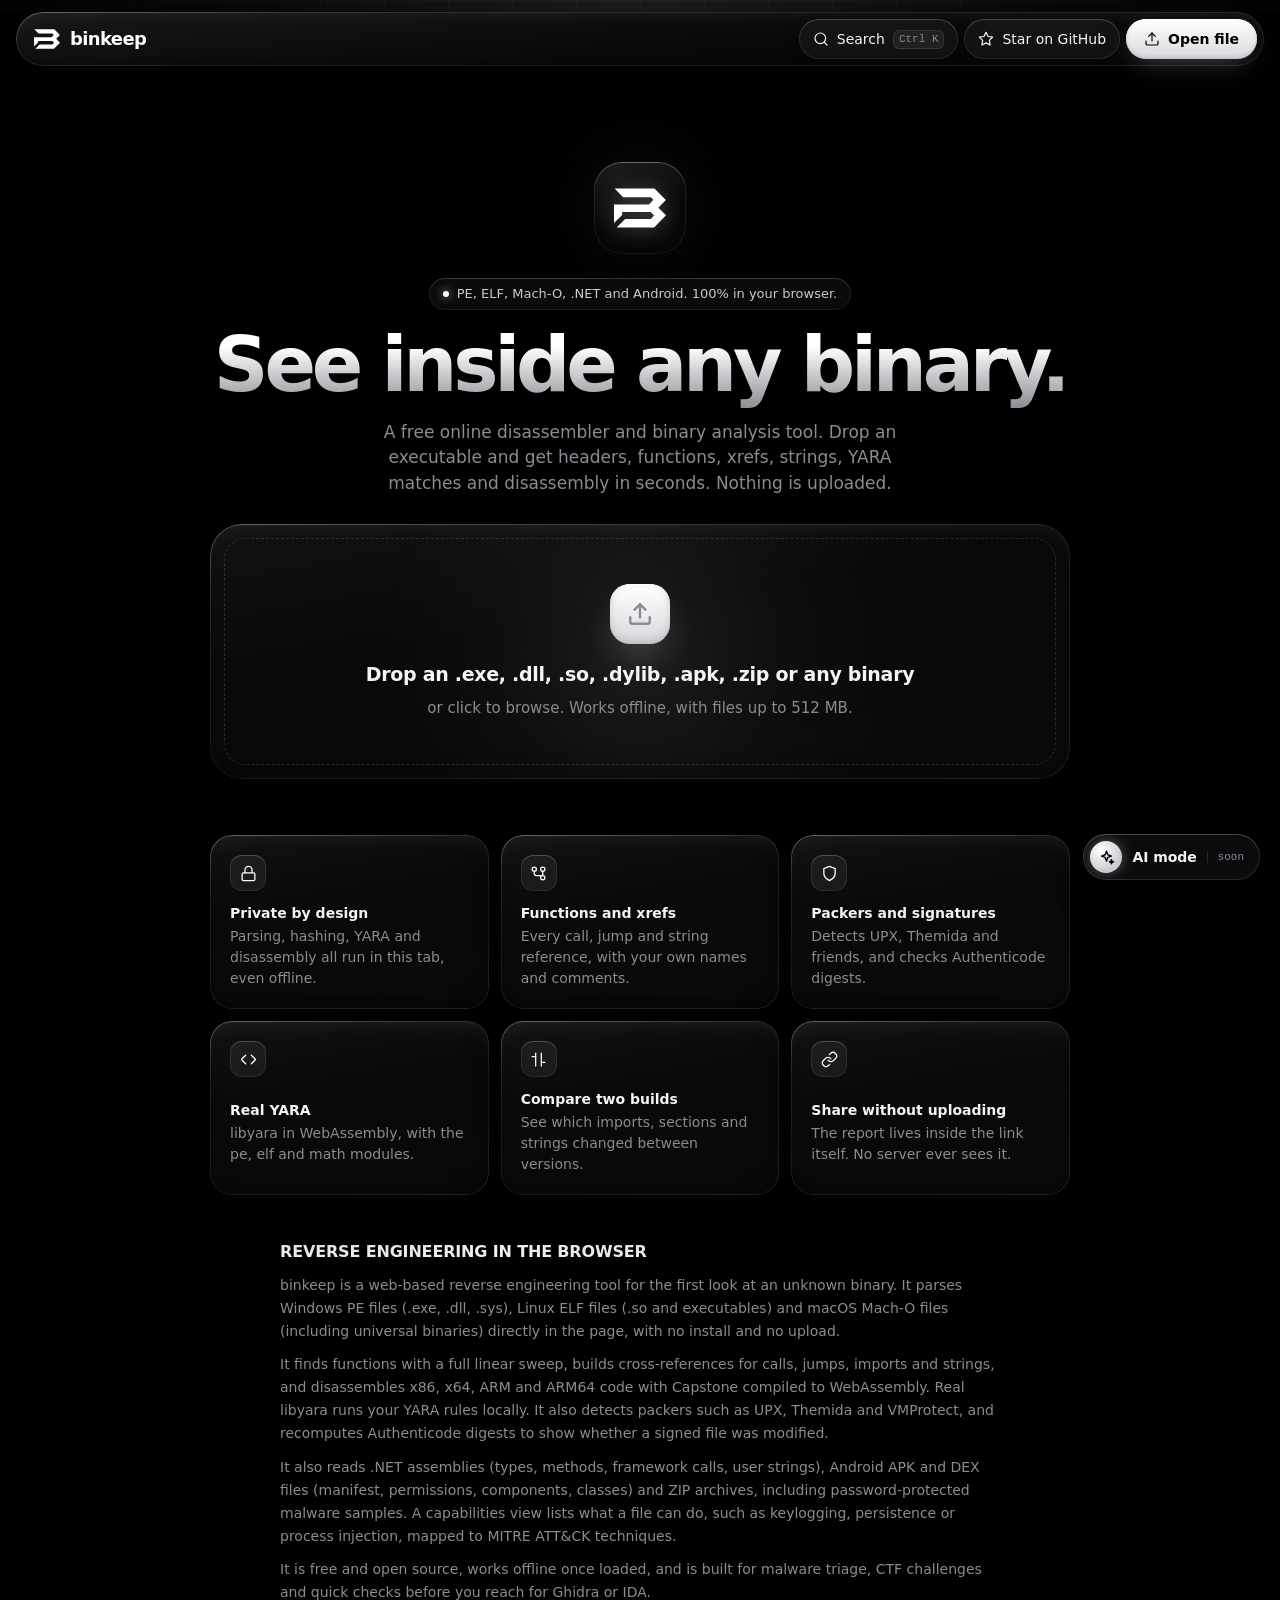
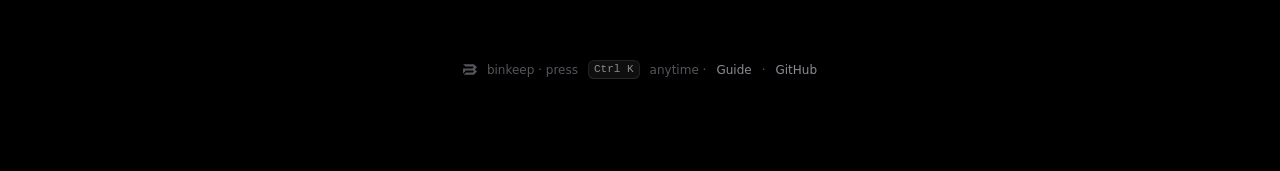
<file: index.html>
<!doctype html>
<html lang="en">
<head>
  <meta charset="utf-8">
  <meta name="viewport" content="width=device-width, initial-scale=1">
  <!-- No inline scripts, no third-party scripts, no network calls except the app itself and fonts.
       'unsafe-eval' is only for libyara-wasm's Emscripten glue (it builds functions with new Function). -->
  <meta http-equiv="Content-Security-Policy" content="default-src 'none'; script-src 'self' 'unsafe-eval' 'wasm-unsafe-eval'; style-src 'self' 'unsafe-inline' https://fonts.googleapis.com; font-src https://fonts.gstatic.com; img-src 'self' blob: data:; connect-src 'self' data:; worker-src 'self'; manifest-src 'self'; base-uri 'none'; form-action 'none'; object-src 'none'">
  <meta name="referrer" content="no-referrer">
  <title>binkeep: online binary analysis and reverse engineering in your browser</title>
  <meta name="description" content="binkeep is a free web tool for reverse engineering and malware triage. Open PE (.exe, .dll), ELF and Mach-O files in your browser: disassembler, functions, xrefs, strings, imports, YARA, packer detection and Authenticode. Nothing is uploaded.">
  <meta name="keywords" content="binkeep, online disassembler, web reverse engineering, reverse engineering in browser, binary analysis, PE viewer, ELF viewer, Mach-O viewer, YARA online, malware analysis, exe analyzer">
  <link rel="canonical" href="https://kano92-dir.github.io/binkeep/">
  <meta name="robots" content="index, follow, max-image-preview:large">
  <meta name="google-site-verification" content="hDz85CdMjZDUyNA26AgW_or9FqPWu4Q4o8ARTIttnnE">
  <meta name="author" content="kano92-dir">
  <meta name="application-name" content="binkeep">
  <meta name="apple-mobile-web-app-title" content="binkeep">
  <meta name="color-scheme" content="dark">
  <meta property="og:type" content="website">
  <meta property="og:site_name" content="binkeep">
  <meta property="og:title" content="binkeep: reverse engineering in your browser">
  <meta property="og:description" content="Disassembler, functions, xrefs, strings, YARA and packer detection for PE, ELF and Mach-O. Free, offline, nothing is uploaded.">
  <meta property="og:url" content="https://kano92-dir.github.io/binkeep/">
  <meta property="og:image" content="https://kano92-dir.github.io/binkeep/assets/og.png">
  <meta property="og:image:width" content="1200">
  <meta property="og:image:height" content="630">
  <meta property="og:image:alt" content="binkeep logo with the text: reverse engineering in your browser">
  <meta property="og:locale" content="en_US">
  <meta name="twitter:card" content="summary_large_image">
  <meta name="twitter:title" content="binkeep: reverse engineering in your browser">
  <meta name="twitter:description" content="Disassembler, xrefs, strings, YARA and packer detection for PE, ELF and Mach-O. Free, offline, nothing is uploaded.">
  <meta name="twitter:image" content="https://kano92-dir.github.io/binkeep/assets/og.png">
  <script type="application/ld+json">
  {
    "@context": "https://schema.org",
    "@graph": [
      {
        "@type": "WebSite",
        "@id": "https://kano92-dir.github.io/binkeep/#website",
        "name": "binkeep",
        "url": "https://kano92-dir.github.io/binkeep/",
        "inLanguage": "en"
      },
      {
        "@type": "WebApplication",
        "@id": "https://kano92-dir.github.io/binkeep/#app",
        "name": "binkeep",
        "alternateName": ["binkeep online disassembler", "binkeep reverse engineering tool"],
        "url": "https://kano92-dir.github.io/binkeep/",
        "description": "Free browser-based binary analysis and reverse engineering tool for PE, ELF and Mach-O files: disassembler, functions, cross-references, strings, imports, YARA, packer detection and Authenticode checks. Files never leave the device.",
        "applicationCategory": "DeveloperApplication",
        "applicationSubCategory": "Reverse engineering",
        "operatingSystem": "Windows, macOS, Linux, ChromeOS (web browser)",
        "browserRequirements": "Requires a modern browser with WebAssembly",
        "isAccessibleForFree": true,
        "offers": { "@type": "Offer", "price": "0", "priceCurrency": "USD" },
        "image": "https://kano92-dir.github.io/binkeep/assets/og.png",
        "screenshot": "https://kano92-dir.github.io/binkeep/assets/screenshots/overview.png",
        "featureList": ["x86, x64, ARM and ARM64 disassembler", "Function list and cross-references", "Strings and imports", "YARA rules in the browser", "Packer detection (UPX, Themida, VMProtect and more)", "Authenticode digest check", "PE resources, version info and manifest", "Compare two binaries", "Works offline"],
        "author": { "@type": "Person", "name": "kano92-dir", "url": "https://github.com/kano92-dir" },
        "isPartOf": { "@id": "https://kano92-dir.github.io/binkeep/#website" },
        "sameAs": ["https://github.com/kano92-dir/binkeep"]
      },
      {
        "@type": "SoftwareSourceCode",
        "name": "binkeep",
        "codeRepository": "https://github.com/kano92-dir/binkeep",
        "programmingLanguage": "JavaScript",
        "license": "https://opensource.org/licenses/MIT",
        "targetProduct": { "@id": "https://kano92-dir.github.io/binkeep/#app" }
      }
    ]
  }
  </script>
  <link rel="preconnect" href="https://fonts.googleapis.com">
  <link rel="preconnect" href="https://fonts.gstatic.com" crossorigin>
  <link href="https://fonts.googleapis.com/css2?family=Geist:wght@400;500;600;700&family=Geist+Mono:wght@400;500;600&display=swap" rel="stylesheet">
  <link rel="stylesheet" href="css/style.css">
  <link rel="icon" href="assets/favicon.svg" type="image/svg+xml">
  <link rel="apple-touch-icon" href="assets/icon-192.png">
  <link rel="manifest" href="manifest.webmanifest">
  <meta name="theme-color" content="#000000">
</head>
<body>
  <a class="skip" href="#main">Skip to content</a>

  <div class="ambient" aria-hidden="true">
    <div class="blob b1"></div><div class="blob b2"></div><div class="blob b3"></div><div class="blob b4"></div>
    <div class="grain"></div>
  </div>

  <header class="topbar">
    <a class="brand" href="./" aria-label="binkeep home">
      <svg class="logo" viewBox="289 373 688 513" aria-hidden="true"><path d="M297 373H824L975 524L876 625L977 726L820 886H324L437 774H774L820 728L774 681H397V722L289 827V583H750L811 522L775 486H410Z"/></svg>
      <span class="wordmark">binkeep</span>
    </a>
    <div class="file-meta" id="fileMeta" hidden>
      <span class="file-icon" id="fileIcon" hidden></span>
      <button class="btn archive-back" type="button" id="archiveBack" hidden title="Back to the archive this file came from"></button>
      <span class="file-name" id="fileName"></span>
      <span class="chip" id="fileFormat"></span>
    </div>
    <div class="actions" id="actions">
      <button class="btn icon-btn" type="button" id="paletteBtn" title="Search and commands (Ctrl+K)">
        <svg viewBox="0 0 24 24" aria-hidden="true"><circle cx="11" cy="11" r="8"/><line x1="21" y1="21" x2="16.65" y2="16.65"/></svg>
        <span class="lbl">Search</span><kbd class="kbd" id="paletteKbd">Ctrl K</kbd>
      </button>
      <button class="btn icon-btn report-only" type="button" id="compareBtn" title="Compare with another file" hidden>
        <svg viewBox="0 0 24 24" aria-hidden="true"><path d="M8 3v18"/><path d="M16 3v18"/><path d="M3 8h5"/><path d="M16 16h5"/></svg>
        <span class="lbl">Compare</span>
      </button>
      <button class="btn icon-btn report-only" type="button" id="shareBtn" title="Copy a share link (the file is not included)" hidden>
        <svg viewBox="0 0 24 24" aria-hidden="true"><path d="M10 13a5 5 0 0 0 7.54.54l3-3a5 5 0 0 0-7.07-7.07l-1.72 1.71"/><path d="M14 11a5 5 0 0 0-7.54-.54l-3 3a5 5 0 0 0 7.07 7.07l1.71-1.71"/></svg>
        <span class="lbl">Share</span>
      </button>
      <div class="menu-wrap report-only" hidden>
        <button class="btn icon-btn" type="button" id="exportBtn" aria-haspopup="menu" aria-expanded="false" title="Export report">
          <svg viewBox="0 0 24 24" aria-hidden="true"><path d="M21 15v4a2 2 0 0 1-2 2H5a2 2 0 0 1-2-2v-4"/><polyline points="7 10 12 15 17 10"/><line x1="12" y1="15" x2="12" y2="3"/></svg>
          <span class="lbl">Export</span>
        </button>
        <div class="menu" id="exportMenu" role="menu" hidden>
          <button type="button" role="menuitem" data-export="md">Report as Markdown</button>
          <button type="button" role="menuitem" data-export="json">Report as JSON</button>
        </div>
      </div>
      <a class="btn icon-btn star-btn" href="https://github.com/kano92-dir/binkeep" target="_blank" rel="noopener" title="Star binkeep on GitHub">
        <svg viewBox="0 0 24 24" aria-hidden="true"><polygon points="12 2 15.09 8.26 22 9.27 17 14.14 18.18 21.02 12 17.77 5.82 21.02 7 14.14 2 9.27 8.91 8.26 12 2"/></svg>
        <span class="lbl">Star on GitHub</span>
      </a>
      <label class="btn btn-primary" for="fileInput">
        <svg viewBox="0 0 24 24" aria-hidden="true"><path d="M21 15v4a2 2 0 0 1-2 2H5a2 2 0 0 1-2-2v-4"/><polyline points="17 8 12 3 7 8"/><line x1="12" y1="3" x2="12" y2="15"/></svg>
        <span class="lbl">Open file</span>
      </label>
    </div>
    <input type="file" id="fileInput" class="visually-hidden">
    <input type="file" id="compareInput" class="visually-hidden">
  </header>

  <main id="main">
    <section class="empty" id="emptyState">
      <div class="hero">
        <span class="emblem" aria-hidden="true"><svg viewBox="289 373 688 513"><path d="M297 373H824L975 524L876 625L977 726L820 886H324L437 774H774L820 728L774 681H397V722L289 827V583H750L811 522L775 486H410Z"/></svg></span>
        <span class="eyebrow"><span class="dot" aria-hidden="true"></span>PE, ELF, Mach-O, .NET and Android. 100% in your browser.</span>
        <h1><span class="grad">See inside any binary.</span></h1>
        <p>A free online disassembler and binary analysis tool. Drop an executable and get headers, functions, xrefs, strings, YARA matches and disassembly in seconds. Nothing is uploaded.</p>
      </div>
      <label class="dropzone" for="fileInput" id="dropzone">
        <span class="lens" aria-hidden="true"></span>
        <span class="drop-icon" aria-hidden="true"><svg viewBox="0 0 24 24"><path d="M21 15v4a2 2 0 0 1-2 2H5a2 2 0 0 1-2-2v-4"/><polyline points="17 8 12 3 7 8"/><line x1="12" y1="3" x2="12" y2="15"/></svg></span>
        <strong>Drop an .exe, .dll, .so, .dylib, .apk, .zip or any binary</strong>
        <span>or click to browse. Works offline, with files up to 512 MB.</span>
      </label>
      <div class="try-row">
        <button class="btn" type="button" id="installBtn" hidden>Install as an app</button>
      </div>
      <ul class="pitch">
        <li>
          <span class="ico" aria-hidden="true"><svg viewBox="0 0 24 24"><rect x="3" y="11" width="18" height="11" rx="2"/><path d="M7 11V7a5 5 0 0 1 10 0v4"/></svg></span>
          <span><b>Private by design</b>Parsing, hashing, YARA and disassembly all run in this tab, even offline.</span>
        </li>
        <li>
          <span class="ico" aria-hidden="true"><svg viewBox="0 0 24 24"><circle cx="6" cy="6" r="3"/><circle cx="18" cy="18" r="3"/><path d="M6 9v3a3 3 0 0 0 3 3h6"/><circle cx="18" cy="6" r="3"/><path d="M18 9v6"/></svg></span>
          <span><b>Functions and xrefs</b>Every call, jump and string reference, with your own names and comments.</span>
        </li>
        <li>
          <span class="ico" aria-hidden="true"><svg viewBox="0 0 24 24"><path d="M12 22s8-4 8-10V5l-8-3-8 3v7c0 6 8 10 8 10z"/></svg></span>
          <span><b>Packers and signatures</b>Detects UPX, Themida and friends, and checks Authenticode digests.</span>
        </li>
        <li>
          <span class="ico" aria-hidden="true"><svg viewBox="0 0 24 24"><polyline points="16 18 22 12 16 6"/><polyline points="8 6 2 12 8 18"/></svg></span>
          <span><b>Real YARA</b>libyara in WebAssembly, with the pe, elf and math modules.</span>
        </li>
        <li>
          <span class="ico" aria-hidden="true"><svg viewBox="0 0 24 24"><path d="M8 3v18"/><path d="M16 3v18"/><path d="M3 8h5"/><path d="M16 16h5"/></svg></span>
          <span><b>Compare two builds</b>See which imports, sections and strings changed between versions.</span>
        </li>
        <li>
          <span class="ico" aria-hidden="true"><svg viewBox="0 0 24 24"><path d="M10 13a5 5 0 0 0 7.54.54l3-3a5 5 0 0 0-7.07-7.07l-1.72 1.71"/><path d="M14 11a5 5 0 0 0-7.54-.54l-3 3a5 5 0 0 0 7.07 7.07l1.71-1.71"/></svg></span>
          <span><b>Share without uploading</b>The report lives inside the link itself. No server ever sees it.</span>
        </li>
      </ul>
      <section class="about" aria-labelledby="aboutTitle">
        <h2 id="aboutTitle">Reverse engineering in the browser</h2>
        <p>binkeep is a web-based reverse engineering tool for the first look at an unknown binary. It parses Windows PE files (.exe, .dll, .sys), Linux ELF files (.so and executables) and macOS Mach-O files (including universal binaries) directly in the page, with no install and no upload.</p>
        <p>It finds functions with a full linear sweep, builds cross-references for calls, jumps, imports and strings, and disassembles x86, x64, ARM and ARM64 code with Capstone compiled to WebAssembly. Real libyara runs your YARA rules locally. It also detects packers such as UPX, Themida and VMProtect, and recomputes Authenticode digests to show whether a signed file was modified.</p>
        <p>It also reads .NET assemblies (types, methods, framework calls, user strings), Android APK and DEX files (manifest, permissions, components, classes) and ZIP archives, including password-protected malware samples. A capabilities view lists what a file can do, such as keylogging, persistence or process injection, mapped to MITRE ATT&amp;CK techniques.</p>
        <p>It is free and open source, works offline once loaded, and is built for malware triage, CTF challenges and quick checks before you reach for Ghidra or IDA.</p>
      </section>
      <p class="foot"><svg viewBox="289 373 688 513" aria-hidden="true"><path d="M297 373H824L975 524L876 625L977 726L820 886H324L437 774H774L820 728L774 681H397V722L289 827V583H750L811 522L775 486H410Z"/></svg>binkeep &middot; press <kbd class="kbd">Ctrl K</kbd> anytime &middot; <a href="guide.html">Guide</a> &middot; <a href="https://github.com/kano92-dir/binkeep">GitHub</a></p>
    </section>

    <section class="loading" id="loadingState" hidden aria-live="polite">
      <div class="spinner" aria-hidden="true"></div>
      <span id="loadingText">Analyzing...</span>
    </section>

    <section class="report" id="shared" hidden></section>

    <section class="report archive" id="archive" hidden></section>

    <section class="report" id="report" hidden>
      <div class="card brief" id="brief"></div>
      <div class="summary" id="summary"></div>

      <div class="card entropy-card">
        <div class="card-head">
          <h2>Entropy</h2>
          <span class="muted" id="entropyLegend"></span>
        </div>
        <div class="entropy-wrap">
          <canvas id="entropyCanvas" role="img" aria-label="Entropy across the file"></canvas>
          <div class="tooltip" id="entropyTip" hidden></div>
        </div>
        <p class="muted small">Values near 8 bits per byte mean compressed or encrypted data. Click anywhere to open that offset in the hex view.</p>
      </div>

      <nav class="tabs" role="tablist" aria-label="Report sections" id="tabs">
        <span class="tab-lens" id="tabLens" aria-hidden="true"></span>
        <button role="tab" data-tab="overview" aria-selected="true">Overview</button>
        <button role="tab" data-tab="dotnet" hidden>.NET</button>
        <button role="tab" data-tab="android" hidden>Android</button>
        <button role="tab" data-tab="files" hidden>Files</button>
        <button role="tab" data-tab="sections">Sections</button>
        <button role="tab" data-tab="imports">Imports</button>
        <button role="tab" data-tab="exports">Symbols</button>
        <button role="tab" data-tab="strings">Strings</button>
        <button role="tab" data-tab="functions">Functions</button>
        <button role="tab" data-tab="resources" hidden>Resources</button>
        <button role="tab" data-tab="hex">Hex</button>
        <button role="tab" data-tab="disasm">Disassembly</button>
        <button role="tab" data-tab="graph">Graph</button>
        <button role="tab" data-tab="decompiler">Decompiler<span class="soon">Soon</span></button>
        <button role="tab" data-tab="yara">YARA</button>
        <button role="tab" data-tab="diff" hidden>Compare</button>
      </nav>

      <div class="panel" role="tabpanel" data-panel="overview"></div>
      <div class="panel" role="tabpanel" data-panel="dotnet" hidden></div>
      <div class="panel" role="tabpanel" data-panel="android" hidden></div>
      <div class="panel" role="tabpanel" data-panel="files" hidden></div>
      <div class="panel" role="tabpanel" data-panel="sections" hidden></div>
      <div class="panel" role="tabpanel" data-panel="imports" hidden></div>
      <div class="panel" role="tabpanel" data-panel="exports" hidden></div>
      <div class="panel" role="tabpanel" data-panel="strings" hidden>
        <div class="toolbar">
          <label class="search">
            <svg viewBox="0 0 24 24" aria-hidden="true"><circle cx="11" cy="11" r="8"/><line x1="21" y1="21" x2="16.65" y2="16.65"/></svg>
            <span class="visually-hidden">Filter strings</span>
            <input type="search" id="strFilter" placeholder="Filter strings (regex ok)" autocomplete="off">
          </label>
          <label class="select">
            <span>Encoding</span>
            <select id="strEnc"><option value="">All</option><option>ASCII</option><option>UTF-16</option></select>
          </label>
          <label class="select"><input type="checkbox" id="strRefOnly"> Referenced by code</label>
          <div class="chips" id="strCats" role="group" aria-label="Category filter"></div>
          <span class="muted" id="strCount"></span>
        </div>
        <div class="vlist strings-list" id="strList" tabindex="0" aria-label="Strings"></div>
      </div>
      <div class="panel" role="tabpanel" data-panel="functions" hidden>
        <div class="toolbar">
          <label class="search">
            <svg viewBox="0 0 24 24" aria-hidden="true"><circle cx="11" cy="11" r="8"/><line x1="21" y1="21" x2="16.65" y2="16.65"/></svg>
            <span class="visually-hidden">Filter functions</span>
            <input type="search" id="fnFilter" placeholder="Filter by name or address" autocomplete="off">
          </label>
          <label class="select">
            <span>Sort</span>
            <select id="fnSort"><option value="va">Address</option><option value="xrefs">Most called</option><option value="size">Largest</option><option value="name">Name</option></select>
          </label>
          <button class="btn" type="button" id="codeRun" hidden>Analyze code</button>
          <span class="muted" id="fnInfo"></span>
        </div>
        <div class="progress" id="codeProgress" hidden><i></i></div>
        <div class="vlist fn-list-v" id="fnList" tabindex="0" aria-label="Functions"></div>
      </div>
      <div class="panel" role="tabpanel" data-panel="resources" hidden></div>
      <div class="panel" role="tabpanel" data-panel="hex" hidden>
        <div class="toolbar">
          <form id="hexGoto" class="goto">
            <label for="hexGotoInput">Go to offset</label>
            <input id="hexGotoInput" placeholder="0x400" autocomplete="off" spellcheck="false">
            <button class="btn" type="submit">Go</button>
          </form>
          <span class="muted" id="hexInfo"></span>
        </div>
        <div class="vlist hex-list" id="hexList" tabindex="0" aria-label="Hex dump"></div>
      </div>
      <div class="panel" role="tabpanel" data-panel="disasm" hidden>
        <div class="toolbar">
          <form id="disGoto" class="goto">
            <label for="disGotoInput">Address</label>
            <input id="disGotoInput" placeholder="address or function name" autocomplete="off" spellcheck="false">
            <button class="btn" type="submit">Go</button>
          </form>
          <button class="btn" id="disBack" type="button" disabled>Back</button>
          <button class="btn" id="disEntry" type="button">Entry point</button>
          <button class="btn" id="disMain" type="button" title="Skip the compiler's startup code and open the program's own main function (M)">Jump to main</button>
          <button class="btn" id="disGraph" type="button" title="Show this function as a graph (Space)">Graph view</button>
          <span class="muted" id="disInfo"></span>
        </div>
        <p class="keys muted small">Click a line, then <kbd class="kbd">N</kbd> rename function, <kbd class="kbd">;</kbd> comment, <kbd class="kbd">X</kbd> cross-references.</p>
        <div class="disasm" id="disList" aria-live="polite"></div>
        <button class="btn more" id="disMore" type="button" hidden>Load 300 more</button>
      </div>
      <div class="panel" role="tabpanel" data-panel="graph" hidden>
        <div class="toolbar">
          <form id="cfgGoto" class="goto">
            <label for="cfgGotoInput">Function</label>
            <input id="cfgGotoInput" placeholder="address or function name" autocomplete="off" spellcheck="false">
            <button class="btn" type="submit">Go</button>
          </form>
          <button class="btn" id="cfgBack" type="button" disabled>Back</button>
          <div class="zoom-group" role="group" aria-label="Zoom">
            <button class="btn" id="cfgOut" type="button" aria-label="Zoom out">&minus;</button>
            <button class="btn" id="cfgZoom" type="button" title="Reset to 100%">100%</button>
            <button class="btn" id="cfgIn" type="button" aria-label="Zoom in">+</button>
          </div>
          <button class="btn" id="cfgFit" type="button">Fit</button>
          <button class="btn" id="cfgListing" type="button" title="Back to the listing (Space)">Listing</button>
        </div>
        <p class="keys muted small"><span class="cfg-key"><i class="e-true"></i>branch taken</span><span class="cfg-key"><i class="e-false"></i>not taken</span><span class="cfg-key"><i class="e-jmp"></i>always</span> Drag to move, scroll to pan, <kbd class="kbd">Ctrl</kbd> + scroll to zoom. Double-click a line to open it in the listing.</p>
        <div class="cfg-view" id="cfgView" tabindex="0" aria-label="Control flow graph"><div class="cfg-canvas" id="cfgCanvas"></div><canvas class="cfg-mini" id="cfgMini" width="168" height="120" aria-label="Overview of the whole graph, click to move" hidden></canvas></div>
        <span class="muted small" id="cfgInfo"></span>
      </div>
      <div class="panel" role="tabpanel" data-panel="decompiler" hidden>
        <div class="card soon-card">
          <span class="soon">Coming soon</span>
          <h3>Decompiler</h3>
          <p>Readable C-like code for the selected function, next to the graph and the listing. Like everything else in binkeep, it will run in your browser, so the file still never leaves your computer.</p>
          <pre class="soon-preview" aria-hidden="true">int sub_401000(char *a1)
{
  if (!a1)
    return -1;
  return check_key(a1, strlen(a1));
}</pre>
          <div class="toolbar">
            <button class="btn" type="button" data-tab-link="graph">Try the graph view</button>
            <a class="btn" href="https://github.com/kano92-dir/binkeep" target="_blank" rel="noopener">Star on GitHub to follow progress</a>
          </div>
        </div>
      </div>
      <div class="panel" role="tabpanel" data-panel="yara" hidden>
        <div class="yara-grid">
          <div class="card yara-editor">
            <div class="card-head"><h2>Rules</h2><span class="muted small">libyara in WebAssembly, runs locally</span></div>
            <textarea id="yaraRules" spellcheck="false" aria-label="YARA rules"></textarea>
            <div class="toolbar">
              <button class="btn btn-primary" type="button" id="yaraRun">Run rules</button>
              <label class="btn" for="yaraFile">Load .yar</label>
              <input type="file" id="yaraFile" class="visually-hidden" accept=".yar,.yara,.txt">
              <button class="btn" type="button" id="yaraSample">Sample rules</button>
              <span class="muted small" id="yaraStatus">Ctrl+Enter runs</span>
            </div>
          </div>
          <div class="card yara-results" id="yaraResults"><div class="card-head"><h2>Matches</h2></div><p class="muted small">Run your rules to see matches here. Rules are kept in this browser and run automatically on every file you open.</p></div>
        </div>
      </div>
      <div class="panel" role="tabpanel" data-panel="diff" hidden></div>
    </section>
  </main>

  <div class="drag-overlay" id="dragOverlay" hidden>Drop to analyze</div>

  <dialog class="sheet" id="xrefDlg" aria-labelledby="xrefTitle">
    <div class="sheet-head"><h2 id="xrefTitle">Cross-references</h2><button class="btn icon-btn" type="button" data-close aria-label="Close"><svg viewBox="0 0 24 24" aria-hidden="true"><line x1="18" y1="6" x2="6" y2="18"/><line x1="6" y1="6" x2="18" y2="18"/></svg></button></div>
    <div class="sheet-body" id="xrefBody"></div>
  </dialog>

  <div class="edit-pop" id="editPop" hidden>
    <label id="editLabel" for="editInput"></label>
    <input id="editInput" autocomplete="off" spellcheck="false">
    <span class="muted small">Enter saves, Esc cancels, empty clears</span>
  </div>

  <div class="toast" id="toast" role="status" aria-live="polite" hidden></div>

  <div class="ai-fab-wrap">
    <button class="btn ai-fab" type="button" id="aiBtn" title="AI mode is coming soon">
      <span class="ai-ico" aria-hidden="true"><svg viewBox="0 0 24 24"><path d="M12 3l1.9 5.1L19 10l-5.1 1.9L12 17l-1.9-5.1L5 10l5.1-1.9z"/><path d="M19 15l.8 2.2L22 18l-2.2.8L19 21l-.8-2.2L16 18l2.2-.8z"/></svg></span>
      <span class="ai-lbl">AI mode</span>
      <span class="ai-soon">soon</span>
    </button>
  </div>

  <script type="module" src="js/app.js"></script>
</body>
</html>
</file>
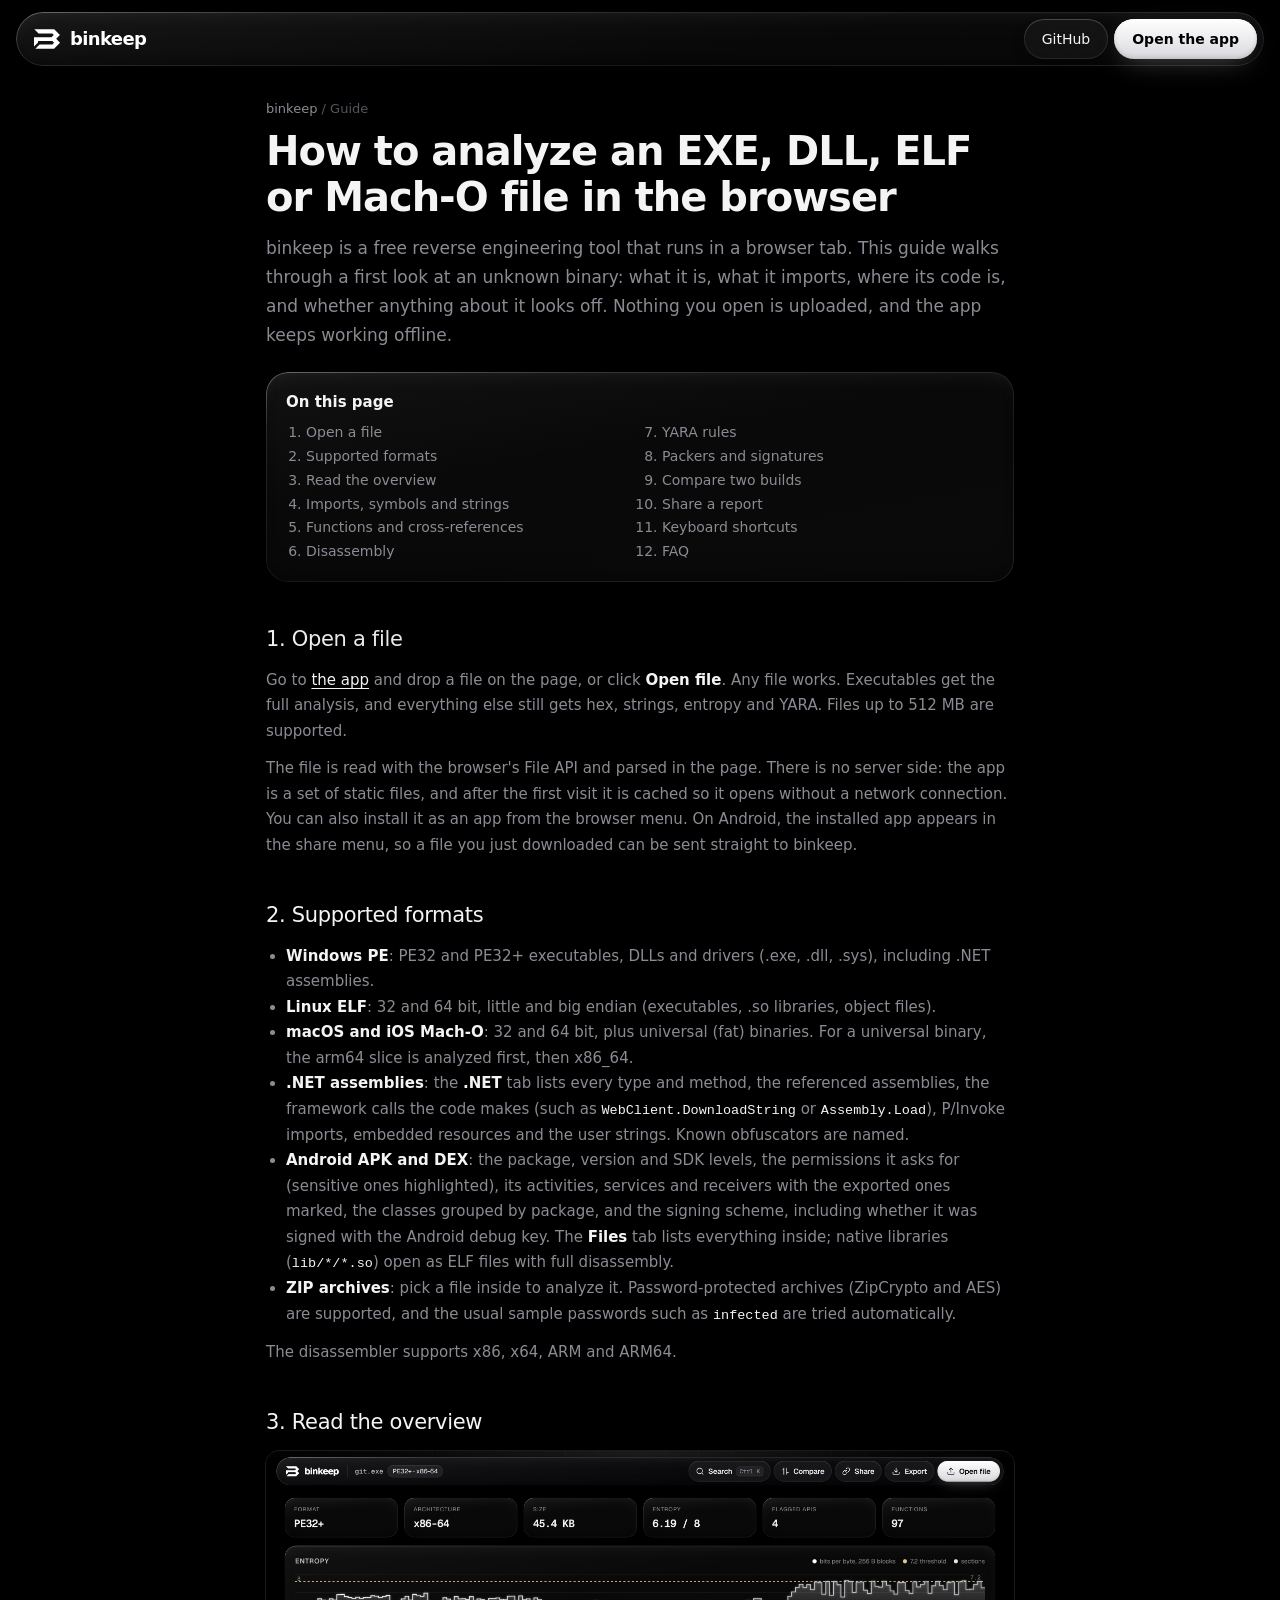
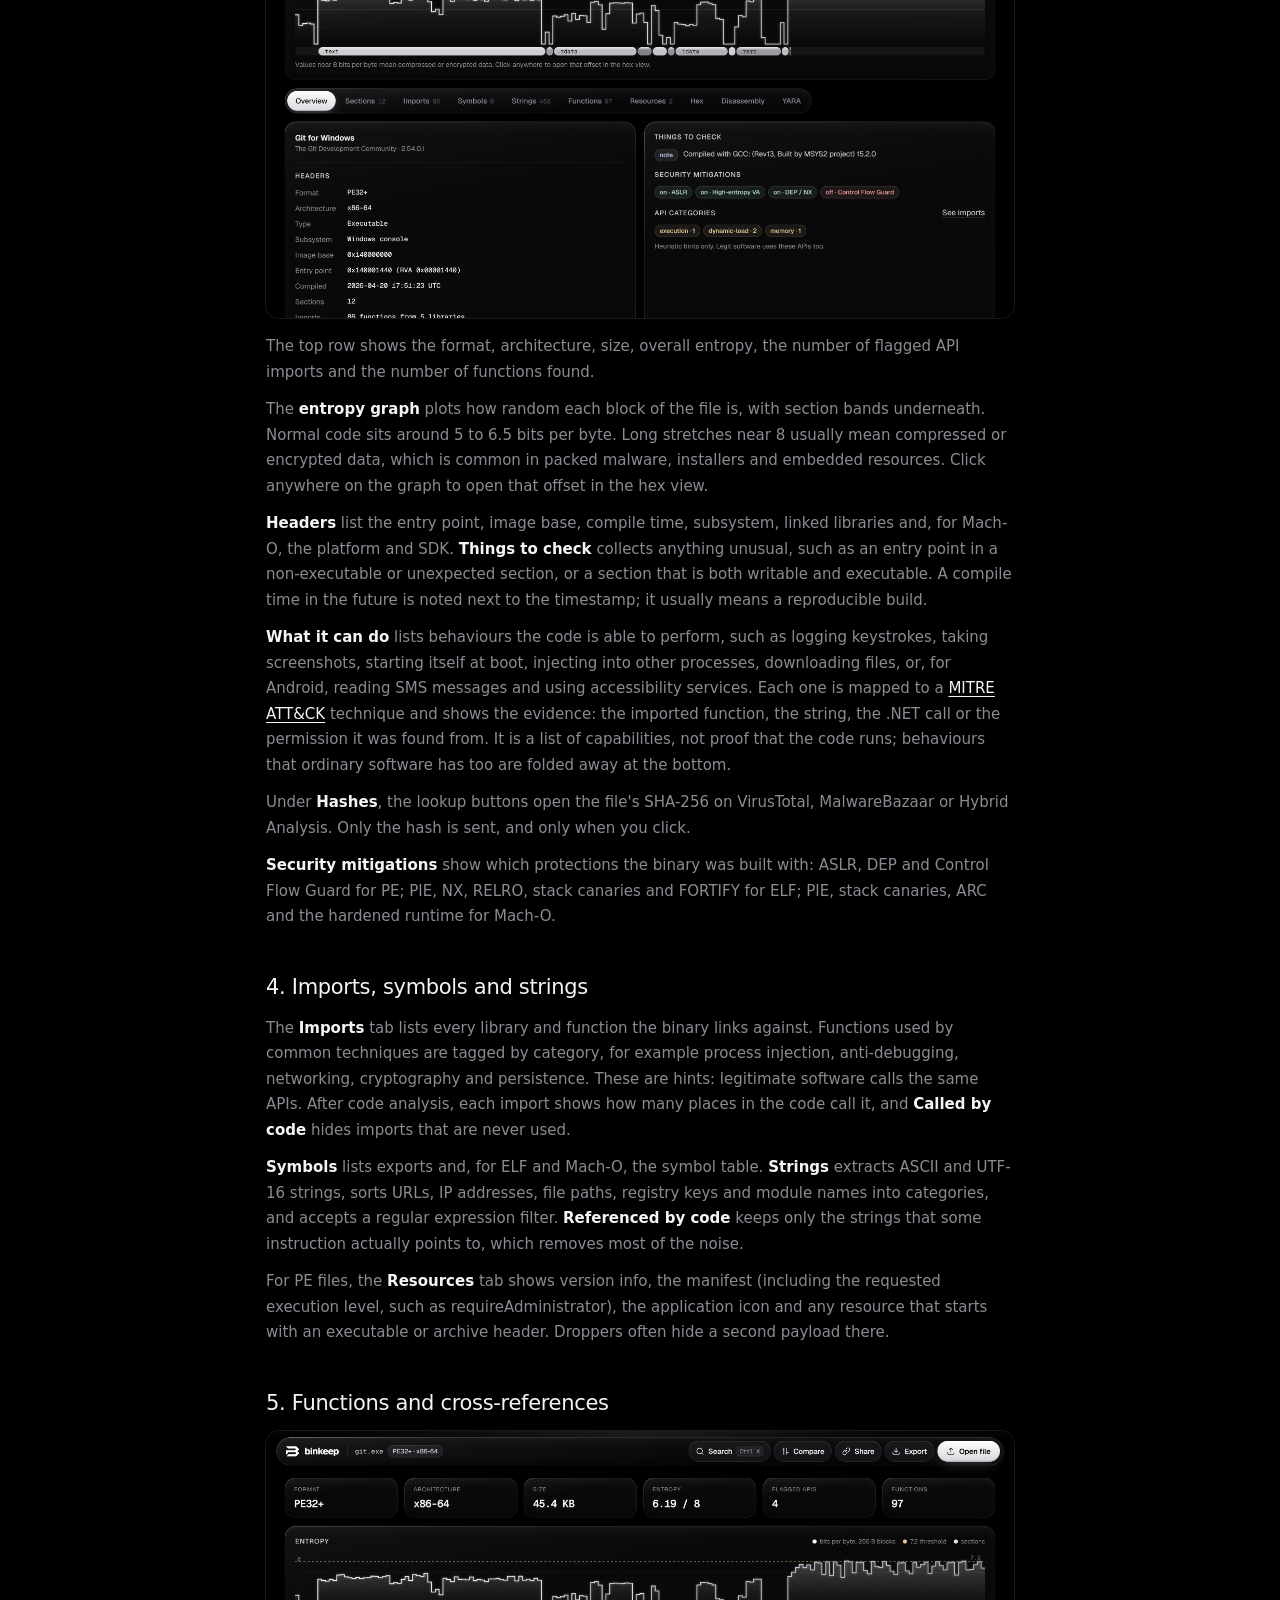
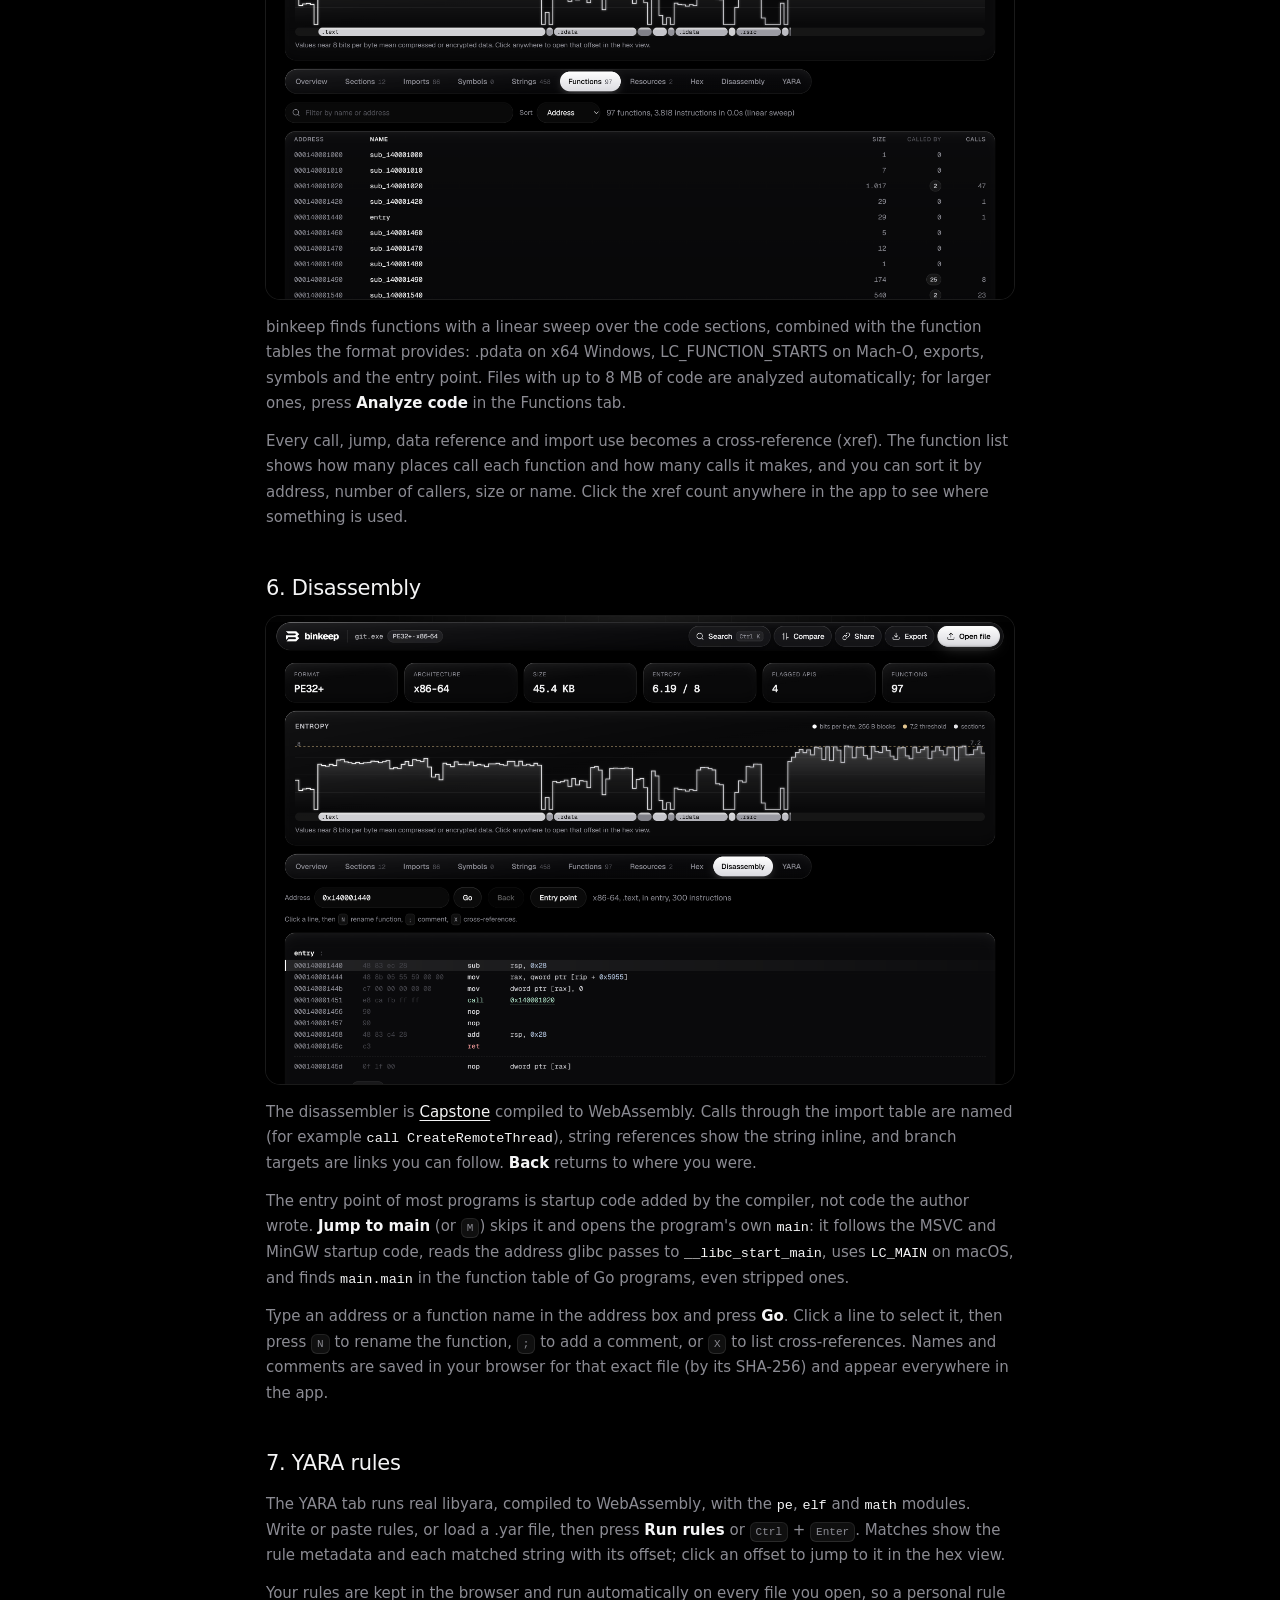
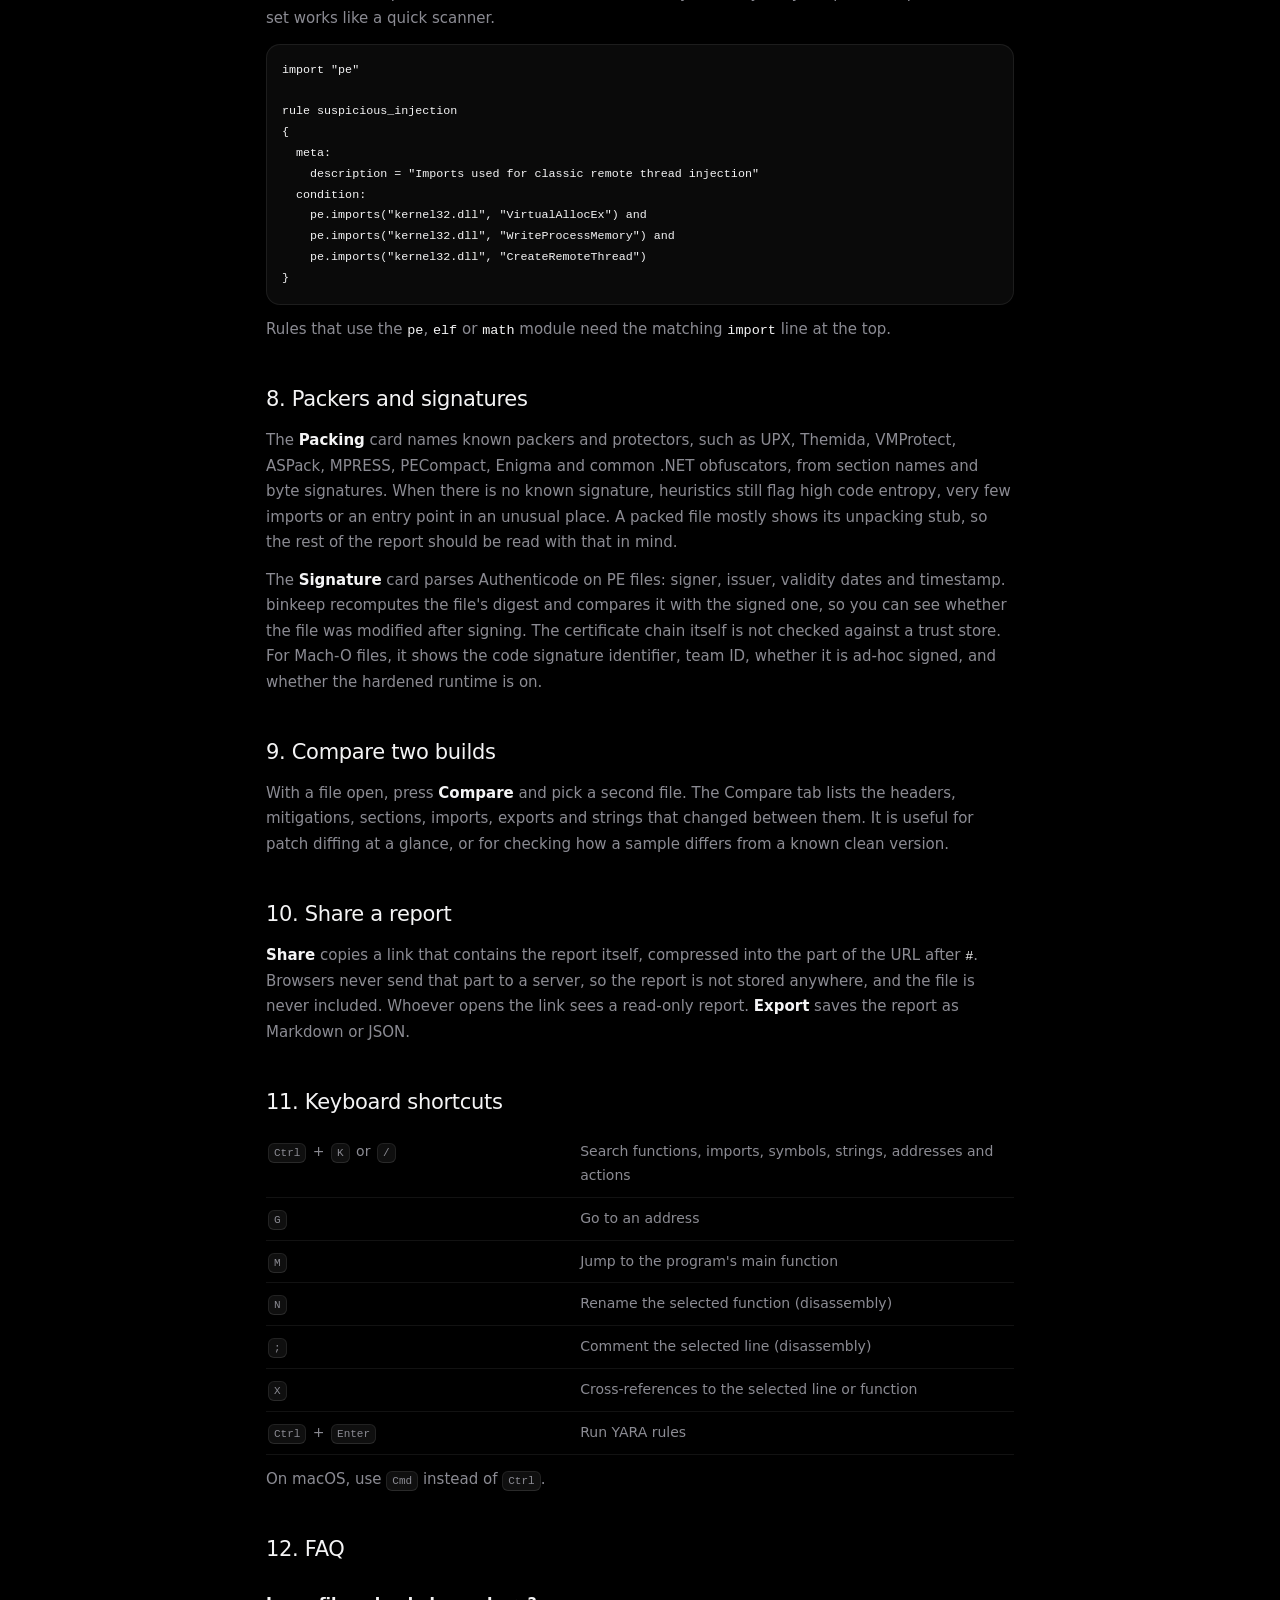
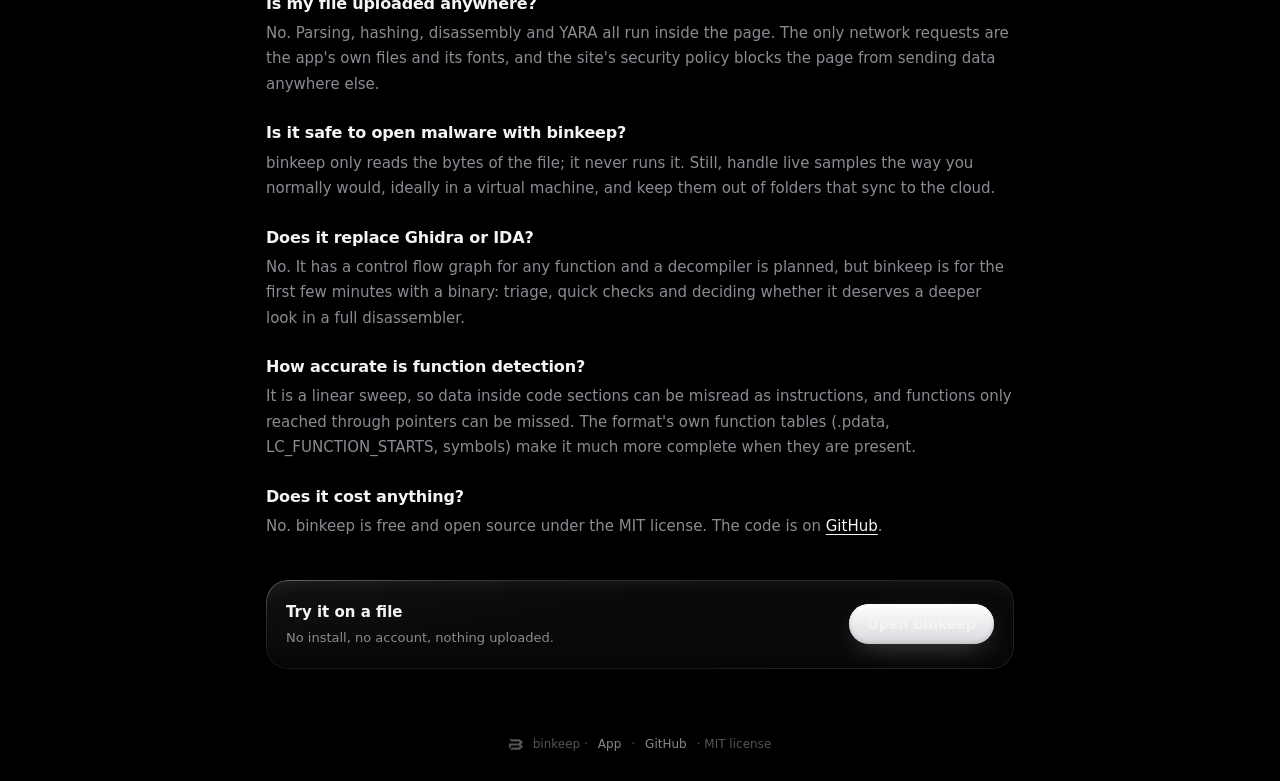
<file: guide.html>
<!doctype html>
<html lang="en">
<head>
  <meta charset="utf-8">
  <meta name="viewport" content="width=device-width, initial-scale=1">
  <meta http-equiv="Content-Security-Policy" content="default-src 'none'; style-src 'self' 'unsafe-inline' https://fonts.googleapis.com; font-src https://fonts.gstatic.com; img-src 'self' data:; base-uri 'none'; form-action 'none'; object-src 'none'">
  <meta name="referrer" content="no-referrer">
  <title>How to analyze an EXE, DLL, ELF or Mach-O file in the browser · binkeep guide</title>
  <meta name="description" content="A practical guide to reverse engineering in the browser with binkeep: open a PE, ELF or Mach-O file, read its headers and imports, find functions and xrefs, disassemble code, run YARA rules and spot packers. No install, nothing uploaded.">
  <link rel="canonical" href="https://kano92-dir.github.io/binkeep/guide.html">
  <meta name="robots" content="index, follow, max-image-preview:large">
  <meta name="color-scheme" content="dark">
  <meta property="og:type" content="article">
  <meta property="og:site_name" content="binkeep">
  <meta property="og:title" content="How to analyze an EXE, DLL, ELF or Mach-O file in the browser">
  <meta property="og:description" content="Headers, imports, functions, xrefs, disassembly, YARA and packer detection, all in a browser tab. A practical guide to binkeep.">
  <meta property="og:url" content="https://kano92-dir.github.io/binkeep/guide.html">
  <meta property="og:image" content="https://kano92-dir.github.io/binkeep/assets/og.png">
  <meta property="og:image:alt" content="binkeep logo with the text: reverse engineering in your browser">
  <meta name="twitter:card" content="summary_large_image">
  <meta name="twitter:image" content="https://kano92-dir.github.io/binkeep/assets/og.png">
  <link rel="preconnect" href="https://fonts.googleapis.com">
  <link rel="preconnect" href="https://fonts.gstatic.com" crossorigin>
  <link href="https://fonts.googleapis.com/css2?family=Geist:wght@400;500;600;700&family=Geist+Mono:wght@400;500;600&display=swap" rel="stylesheet">
  <link rel="stylesheet" href="css/style.css">
  <link rel="icon" href="assets/favicon.svg" type="image/svg+xml">
  <link rel="apple-touch-icon" href="assets/icon-192.png">
  <meta name="theme-color" content="#000000">
  <script type="application/ld+json">
  {
    "@context": "https://schema.org",
    "@graph": [
      {
        "@type": "TechArticle",
        "headline": "How to analyze an EXE, DLL, ELF or Mach-O file in the browser",
        "description": "A practical guide to reverse engineering in the browser with binkeep.",
        "url": "https://kano92-dir.github.io/binkeep/guide.html",
        "image": "https://kano92-dir.github.io/binkeep/assets/screenshots/overview.png",
        "inLanguage": "en",
        "author": { "@type": "Person", "name": "kano92-dir", "url": "https://github.com/kano92-dir" },
        "about": { "@id": "https://kano92-dir.github.io/binkeep/#app" },
        "isPartOf": { "@id": "https://kano92-dir.github.io/binkeep/#website" }
      },
      {
        "@type": "BreadcrumbList",
        "itemListElement": [
          { "@type": "ListItem", "position": 1, "name": "binkeep", "item": "https://kano92-dir.github.io/binkeep/" },
          { "@type": "ListItem", "position": 2, "name": "Guide", "item": "https://kano92-dir.github.io/binkeep/guide.html" }
        ]
      }
    ]
  }
  </script>
</head>
<body>
  <a class="skip" href="#main">Skip to content</a>

  <header class="topbar">
    <a class="brand" href="./" aria-label="binkeep home">
      <svg class="logo" viewBox="289 373 688 513" aria-hidden="true"><path d="M297 373H824L975 524L876 625L977 726L820 886H324L437 774H774L820 728L774 681H397V722L289 827V583H750L811 522L775 486H410Z"/></svg>
      <span class="wordmark">binkeep</span>
    </a>
    <div class="actions">
      <a class="btn hide-sm" href="https://github.com/kano92-dir/binkeep">GitHub</a>
      <a class="btn btn-primary" href="./">Open the app</a>
    </div>
  </header>

  <main id="main" class="doc">
    <nav class="crumbs" aria-label="Breadcrumb"><a href="./">binkeep</a> <span aria-hidden="true">/</span> Guide</nav>
    <h1>How to analyze an EXE, DLL, ELF or Mach-O file in the browser</h1>
    <p class="lede">binkeep is a free reverse engineering tool that runs in a browser tab. This guide walks through a first look at an unknown binary: what it is, what it imports, where its code is, and whether anything about it looks off. Nothing you open is uploaded, and the app keeps working offline.</p>

    <nav class="toc card" aria-label="On this page">
      <b>On this page</b>
      <ol>
        <li><a href="#open">Open a file</a></li>
        <li><a href="#formats">Supported formats</a></li>
        <li><a href="#overview">Read the overview</a></li>
        <li><a href="#imports">Imports, symbols and strings</a></li>
        <li><a href="#functions">Functions and cross-references</a></li>
        <li><a href="#disasm">Disassembly</a></li>
        <li><a href="#yara">YARA rules</a></li>
        <li><a href="#packers">Packers and signatures</a></li>
        <li><a href="#compare">Compare two builds</a></li>
        <li><a href="#share">Share a report</a></li>
        <li><a href="#keys">Keyboard shortcuts</a></li>
        <li><a href="#faq">FAQ</a></li>
      </ol>
    </nav>

    <section id="open">
      <h2>1. Open a file</h2>
      <p>Go to <a href="./">the app</a> and drop a file on the page, or click <b>Open file</b>. Any file works. Executables get the full analysis, and everything else still gets hex, strings, entropy and YARA. Files up to 512 MB are supported.</p>
      <p>The file is read with the browser's File API and parsed in the page. There is no server side: the app is a set of static files, and after the first visit it is cached so it opens without a network connection. You can also install it as an app from the browser menu. On Android, the installed app appears in the share menu, so a file you just downloaded can be sent straight to binkeep.</p>
    </section>

    <section id="formats">
      <h2>2. Supported formats</h2>
      <ul>
        <li><b>Windows PE</b>: PE32 and PE32+ executables, DLLs and drivers (.exe, .dll, .sys), including .NET assemblies.</li>
        <li><b>Linux ELF</b>: 32 and 64 bit, little and big endian (executables, .so libraries, object files).</li>
        <li><b>macOS and iOS Mach-O</b>: 32 and 64 bit, plus universal (fat) binaries. For a universal binary, the arm64 slice is analyzed first, then x86_64.</li>
        <li><b>.NET assemblies</b>: the <b>.NET</b> tab lists every type and method, the referenced assemblies, the framework calls the code makes (such as <code>WebClient.DownloadString</code> or <code>Assembly.Load</code>), P/Invoke imports, embedded resources and the user strings. Known obfuscators are named.</li>
        <li><b>Android APK and DEX</b>: the package, version and SDK levels, the permissions it asks for (sensitive ones highlighted), its activities, services and receivers with the exported ones marked, the classes grouped by package, and the signing scheme, including whether it was signed with the Android debug key. The <b>Files</b> tab lists everything inside; native libraries (<code>lib/*/*.so</code>) open as ELF files with full disassembly.</li>
        <li><b>ZIP archives</b>: pick a file inside to analyze it. Password-protected archives (ZipCrypto and AES) are supported, and the usual sample passwords such as <code>infected</code> are tried automatically.</li>
      </ul>
      <p>The disassembler supports x86, x64, ARM and ARM64.</p>
    </section>

    <section id="overview">
      <h2>3. Read the overview</h2>
      <img class="shot" src="assets/screenshots/overview.png" alt="binkeep overview tab for a Windows executable, with headers, entropy graph and security mitigations" width="1440" height="900" fetchpriority="high">
      <p>The top row shows the format, architecture, size, overall entropy, the number of flagged API imports and the number of functions found.</p>
      <p>The <b>entropy graph</b> plots how random each block of the file is, with section bands underneath. Normal code sits around 5 to 6.5 bits per byte. Long stretches near 8 usually mean compressed or encrypted data, which is common in packed malware, installers and embedded resources. Click anywhere on the graph to open that offset in the hex view.</p>
      <p><b>Headers</b> list the entry point, image base, compile time, subsystem, linked libraries and, for Mach-O, the platform and SDK. <b>Things to check</b> collects anything unusual, such as an entry point in a non-executable or unexpected section, or a section that is both writable and executable. A compile time in the future is noted next to the timestamp; it usually means a reproducible build.</p>
      <p><b>What it can do</b> lists behaviours the code is able to perform, such as logging keystrokes, taking screenshots, starting itself at boot, injecting into other processes, downloading files, or, for Android, reading SMS messages and using accessibility services. Each one is mapped to a <a href="https://attack.mitre.org/">MITRE ATT&amp;CK</a> technique and shows the evidence: the imported function, the string, the .NET call or the permission it was found from. It is a list of capabilities, not proof that the code runs; behaviours that ordinary software has too are folded away at the bottom.</p>
      <p>Under <b>Hashes</b>, the lookup buttons open the file's SHA-256 on VirusTotal, MalwareBazaar or Hybrid Analysis. Only the hash is sent, and only when you click.</p>
      <p><b>Security mitigations</b> show which protections the binary was built with: ASLR, DEP and Control Flow Guard for PE; PIE, NX, RELRO, stack canaries and FORTIFY for ELF; PIE, stack canaries, ARC and the hardened runtime for Mach-O.</p>
    </section>

    <section id="imports">
      <h2>4. Imports, symbols and strings</h2>
      <p>The <b>Imports</b> tab lists every library and function the binary links against. Functions used by common techniques are tagged by category, for example process injection, anti-debugging, networking, cryptography and persistence. These are hints: legitimate software calls the same APIs. After code analysis, each import shows how many places in the code call it, and <b>Called by code</b> hides imports that are never used.</p>
      <p><b>Symbols</b> lists exports and, for ELF and Mach-O, the symbol table. <b>Strings</b> extracts ASCII and UTF-16 strings, sorts URLs, IP addresses, file paths, registry keys and module names into categories, and accepts a regular expression filter. <b>Referenced by code</b> keeps only the strings that some instruction actually points to, which removes most of the noise.</p>
      <p>For PE files, the <b>Resources</b> tab shows version info, the manifest (including the requested execution level, such as requireAdministrator), the application icon and any resource that starts with an executable or archive header. Droppers often hide a second payload there.</p>
    </section>

    <section id="functions">
      <h2>5. Functions and cross-references</h2>
      <img class="shot" src="assets/screenshots/functions.png" alt="binkeep functions tab listing functions with size, callers and callees" width="1440" height="900" loading="lazy">
      <p>binkeep finds functions with a linear sweep over the code sections, combined with the function tables the format provides: .pdata on x64 Windows, LC_FUNCTION_STARTS on Mach-O, exports, symbols and the entry point. Files with up to 8 MB of code are analyzed automatically; for larger ones, press <b>Analyze code</b> in the Functions tab.</p>
      <p>Every call, jump, data reference and import use becomes a cross-reference (xref). The function list shows how many places call each function and how many calls it makes, and you can sort it by address, number of callers, size or name. Click the xref count anywhere in the app to see where something is used.</p>
    </section>

    <section id="disasm">
      <h2>6. Disassembly</h2>
      <img class="shot" src="assets/screenshots/disasm.png" alt="binkeep disassembly view with addresses, bytes, mnemonics and clickable branch targets" width="1440" height="900" loading="lazy">
      <p>The disassembler is <a href="https://www.capstone-engine.org">Capstone</a> compiled to WebAssembly. Calls through the import table are named (for example <code>call CreateRemoteThread</code>), string references show the string inline, and branch targets are links you can follow. <b>Back</b> returns to where you were.</p>
      <p>The entry point of most programs is startup code added by the compiler, not code the author wrote. <b>Jump to main</b> (or <kbd class="kbd">M</kbd>) skips it and opens the program's own <code>main</code>: it follows the MSVC and MinGW startup code, reads the address glibc passes to <code>__libc_start_main</code>, uses <code>LC_MAIN</code> on macOS, and finds <code>main.main</code> in the function table of Go programs, even stripped ones.</p>
      <p>Type an address or a function name in the address box and press <b>Go</b>. Click a line to select it, then press <kbd class="kbd">N</kbd> to rename the function, <kbd class="kbd">;</kbd> to add a comment, or <kbd class="kbd">X</kbd> to list cross-references. Names and comments are saved in your browser for that exact file (by its SHA-256) and appear everywhere in the app.</p>
    </section>

    <section id="yara">
      <h2>7. YARA rules</h2>
      <p>The YARA tab runs real libyara, compiled to WebAssembly, with the <code>pe</code>, <code>elf</code> and <code>math</code> modules. Write or paste rules, or load a .yar file, then press <b>Run rules</b> or <kbd class="kbd">Ctrl</kbd> + <kbd class="kbd">Enter</kbd>. Matches show the rule metadata and each matched string with its offset; click an offset to jump to it in the hex view.</p>
      <p>Your rules are kept in the browser and run automatically on every file you open, so a personal rule set works like a quick scanner.</p>
<pre><code>import "pe"

rule suspicious_injection
{
  meta:
    description = "Imports used for classic remote thread injection"
  condition:
    pe.imports("kernel32.dll", "VirtualAllocEx") and
    pe.imports("kernel32.dll", "WriteProcessMemory") and
    pe.imports("kernel32.dll", "CreateRemoteThread")
}</code></pre>
      <p>Rules that use the <code>pe</code>, <code>elf</code> or <code>math</code> module need the matching <code>import</code> line at the top.</p>
    </section>

    <section id="packers">
      <h2>8. Packers and signatures</h2>
      <p>The <b>Packing</b> card names known packers and protectors, such as UPX, Themida, VMProtect, ASPack, MPRESS, PECompact, Enigma and common .NET obfuscators, from section names and byte signatures. When there is no known signature, heuristics still flag high code entropy, very few imports or an entry point in an unusual place. A packed file mostly shows its unpacking stub, so the rest of the report should be read with that in mind.</p>
      <p>The <b>Signature</b> card parses Authenticode on PE files: signer, issuer, validity dates and timestamp. binkeep recomputes the file's digest and compares it with the signed one, so you can see whether the file was modified after signing. The certificate chain itself is not checked against a trust store. For Mach-O files, it shows the code signature identifier, team ID, whether it is ad-hoc signed, and whether the hardened runtime is on.</p>
    </section>

    <section id="compare">
      <h2>9. Compare two builds</h2>
      <p>With a file open, press <b>Compare</b> and pick a second file. The Compare tab lists the headers, mitigations, sections, imports, exports and strings that changed between them. It is useful for patch diffing at a glance, or for checking how a sample differs from a known clean version.</p>
    </section>

    <section id="share">
      <h2>10. Share a report</h2>
      <p><b>Share</b> copies a link that contains the report itself, compressed into the part of the URL after <code>#</code>. Browsers never send that part to a server, so the report is not stored anywhere, and the file is never included. Whoever opens the link sees a read-only report. <b>Export</b> saves the report as Markdown or JSON.</p>
    </section>

    <section id="keys">
      <h2>11. Keyboard shortcuts</h2>
      <table class="keys">
        <tbody>
          <tr><td><kbd class="kbd">Ctrl</kbd> + <kbd class="kbd">K</kbd> or <kbd class="kbd">/</kbd></td><td>Search functions, imports, symbols, strings, addresses and actions</td></tr>
          <tr><td><kbd class="kbd">G</kbd></td><td>Go to an address</td></tr>
          <tr><td><kbd class="kbd">M</kbd></td><td>Jump to the program's main function</td></tr>
          <tr><td><kbd class="kbd">N</kbd></td><td>Rename the selected function (disassembly)</td></tr>
          <tr><td><kbd class="kbd">;</kbd></td><td>Comment the selected line (disassembly)</td></tr>
          <tr><td><kbd class="kbd">X</kbd></td><td>Cross-references to the selected line or function</td></tr>
          <tr><td><kbd class="kbd">Ctrl</kbd> + <kbd class="kbd">Enter</kbd></td><td>Run YARA rules</td></tr>
        </tbody>
      </table>
      <p>On macOS, use <kbd class="kbd">Cmd</kbd> instead of <kbd class="kbd">Ctrl</kbd>.</p>
    </section>

    <section id="faq">
      <h2>12. FAQ</h2>
      <h3>Is my file uploaded anywhere?</h3>
      <p>No. Parsing, hashing, disassembly and YARA all run inside the page. The only network requests are the app's own files and its fonts, and the site's security policy blocks the page from sending data anywhere else.</p>
      <h3>Is it safe to open malware with binkeep?</h3>
      <p>binkeep only reads the bytes of the file; it never runs it. Still, handle live samples the way you normally would, ideally in a virtual machine, and keep them out of folders that sync to the cloud.</p>
      <h3>Does it replace Ghidra or IDA?</h3>
      <p>No. It has a control flow graph for any function and a decompiler is planned, but binkeep is for the first few minutes with a binary: triage, quick checks and deciding whether it deserves a deeper look in a full disassembler.</p>
      <h3>How accurate is function detection?</h3>
      <p>It is a linear sweep, so data inside code sections can be misread as instructions, and functions only reached through pointers can be missed. The format's own function tables (.pdata, LC_FUNCTION_STARTS, symbols) make it much more complete when they are present.</p>
      <h3>Does it cost anything?</h3>
      <p>No. binkeep is free and open source under the MIT license. The code is on <a href="https://github.com/kano92-dir/binkeep">GitHub</a>.</p>
    </section>

    <div class="card doc-cta">
      <div><b>Try it on a file</b><span class="muted small">No install, no account, nothing uploaded.</span></div>
      <a class="btn btn-primary" href="./">Open binkeep</a>
    </div>
  </main>

  <footer class="foot doc-foot">
    <svg viewBox="289 373 688 513" aria-hidden="true"><path d="M297 373H824L975 524L876 625L977 726L820 886H324L437 774H774L820 728L774 681H397V722L289 827V583H750L811 522L775 486H410Z"/></svg>
    binkeep &middot; <a href="./">App</a> &middot; <a href="https://github.com/kano92-dir/binkeep">GitHub</a> &middot; MIT license
  </footer>
</body>
</html>
</file>
<file: css/style.css>
/* binkeep: obsidian glass theme. Black first, light used sparingly. */

:root {
  --bg: #000;
  --fg: #f4f4f5;
  --fg-2: #c9c9ce;
  --muted: #8b8b93;
  --faint: #55555c;

  --accent: #ffffff;
  --accent-ink: #000;
  --accent-grad: linear-gradient(180deg, #ffffff 0%, #d9d9de 100%);
  --ok: #a7d8bf;
  --warn: #e3c58f;
  --danger: #ef9a9a;
  --info: #b4c6e0;

  /* Glass material: dark smoked glass over black */
  --glass: rgba(255, 255, 255, 0.04);
  --glass-hover: rgba(255, 255, 255, 0.075);
  --glass-edge: rgba(255, 255, 255, 0.09);
  --glass-blur: blur(30px) saturate(140%);
  --glass-blur-sm: blur(16px) saturate(130%);
  --spec-top: inset 0 1px 0 0 rgba(255, 255, 255, 0.14);
  --thickness: inset 0 0 0 1px rgba(255, 255, 255, 0.045), inset 0 14px 28px -22px rgba(255, 255, 255, 0.16), inset 0 -18px 28px -22px rgba(0, 0, 0, 0.9);
  --lift: 0 30px 70px -30px rgba(0, 0, 0, 0.95), 0 2px 8px rgba(0, 0, 0, 0.5);

  --hl: rgba(255, 255, 255, 0.22);
  --hl-strong: rgba(255, 255, 255, 0.30);
  --line: rgba(255, 255, 255, 0.06);
  --line-strong: rgba(255, 255, 255, 0.12);
  --focus: #ffffff;

  --c-addr: #8e8e97;
  --c-mnem: #e6e6ea;
  --c-call: #a7d8bf;
  --c-jump: #e3c58f;
  --c-ret: #ef9a9a;
  --c-num: #b4c6e0;
  --c-comment: #5c5c64;

  --sans: 'Geist', 'Inter', system-ui, -apple-system, 'Segoe UI', sans-serif;
  --mono: 'Geist Mono', 'JetBrains Mono', ui-monospace, 'Cascadia Mono', Consolas, monospace;

  --r-sm: 10px;
  --r-md: 16px;
  --r-lg: 22px;
  --r-pill: 999px;
  --s1: 4px; --s2: 8px; --s3: 12px; --s4: 16px; --s5: 24px; --s6: 32px;
  --spring: cubic-bezier(0.34, 1.36, 0.64, 1);
  --ease: cubic-bezier(0.22, 0.8, 0.24, 1);

  --surface-3: rgba(255, 255, 255, 0.05);
  color-scheme: dark;
}

* { box-sizing: border-box; }
[hidden] { display: none !important; }
html, body { margin: 0; }
html { background: #000; }
body {
  background: var(--bg);
  color: var(--fg);
  font: 15px/1.5 var(--sans);
  min-height: 100dvh;
  -webkit-font-smoothing: antialiased;
  font-feature-settings: 'ss01', 'cv11';
  overflow-x: hidden;
}
svg { width: 18px; height: 18px; fill: none; stroke: currentColor; stroke-width: 1.8; stroke-linecap: round; stroke-linejoin: round; flex: none; }
h1, h2, h3 { margin: 0; font-weight: 600; letter-spacing: -0.01em; }
h2 { font-size: 13px; text-transform: uppercase; letter-spacing: 0.08em; color: var(--fg-2); font-weight: 500; }
code, .mono { font-family: var(--mono); }
.muted { color: var(--muted); }
.small { font-size: 13px; }
.visually-hidden { position: absolute; width: 1px; height: 1px; overflow: hidden; clip: rect(0 0 0 0); white-space: nowrap; }
:focus-visible { outline: 2px solid var(--focus); outline-offset: 3px; border-radius: var(--r-sm); }
::selection { background: rgba(255, 255, 255, 0.85); color: #000; }
::-webkit-scrollbar { width: 10px; height: 10px; }
::-webkit-scrollbar-thumb { background: rgba(255,255,255,0.10); border-radius: 10px; border: 3px solid transparent; background-clip: padding-box; }
::-webkit-scrollbar-thumb:hover { background-color: rgba(255,255,255,0.2); }
::-webkit-scrollbar-track, ::-webkit-scrollbar-corner { background: transparent; }

.skip { position: absolute; left: -999px; top: 8px; background: #fff; color: #000; padding: 8px 12px; border-radius: var(--r-sm); z-index: 100; }
.skip:focus { left: 8px; }

/* ---------- Ambient: a single cold light from above, nothing colorful ---------- */
.ambient { position: fixed; inset: 0; z-index: -1; overflow: hidden; pointer-events: none; background: #000; }
.ambient::before {
  content: ''; position: absolute; inset: 0;
  background-image:
    linear-gradient(rgba(255,255,255,0.028) 1px, transparent 1px),
    linear-gradient(90deg, rgba(255,255,255,0.028) 1px, transparent 1px);
  background-size: 64px 64px;
  mask-image: radial-gradient(ellipse 70% 55% at 50% 0%, #000 20%, transparent 72%);
  -webkit-mask-image: radial-gradient(ellipse 70% 55% at 50% 0%, #000 20%, transparent 72%);
}
.ambient::after {
  content: ''; position: absolute; left: 50%; top: -38vh; width: 120vw; height: 80vh; translate: -50% 0;
  background: radial-gradient(ellipse at 50% 50%, rgba(255,255,255,0.11) 0%, rgba(255,255,255,0.03) 38%, transparent 68%);
}
.blob { position: absolute; border-radius: 50%; filter: blur(110px); will-change: transform; }
.blob.b1 { width: 520px; height: 520px; left: -180px; top: 18vh; background: radial-gradient(circle, rgba(255,255,255,0.07) 0%, transparent 65%); animation: drift1 30s var(--ease) infinite alternate; }
.blob.b2 { width: 640px; height: 640px; right: -260px; top: 35vh; background: radial-gradient(circle, rgba(200,205,220,0.06) 0%, transparent 65%); animation: drift2 36s var(--ease) infinite alternate; }
.blob.b3 { width: 560px; height: 560px; left: 30vw; bottom: -320px; background: radial-gradient(circle, rgba(255,255,255,0.05) 0%, transparent 65%); animation: drift3 32s var(--ease) infinite alternate; }
.blob.b4 { display: none; }
@keyframes drift1 { to { transform: translate3d(120px, 60px, 0) scale(1.1); } }
@keyframes drift2 { to { transform: translate3d(-120px, 40px, 0) scale(0.92); } }
@keyframes drift3 { to { transform: translate3d(80px, -80px, 0) scale(1.06); } }
.grain {
  position: absolute; inset: -50%; opacity: 0.06; mix-blend-mode: overlay;
  background-image: url("data:image/svg+xml,%3Csvg xmlns='http://www.w3.org/2000/svg' width='160' height='160'%3E%3Cfilter id='n'%3E%3CfeTurbulence type='fractalNoise' baseFrequency='0.9' numOctaves='2' stitchTiles='stitch'/%3E%3C/filter%3E%3Crect width='100%25' height='100%25' filter='url(%23n)'/%3E%3C/svg%3E");
}

/* ---------- The glass material ---------- */
.glass, .topbar, .card, .stat, .pitch li, .dropzone, .tabs, .lib, .table-wrap, .vlist, .disasm, .tooltip, .search input, .goto input, select, .btn, .chip {
  -webkit-backdrop-filter: var(--glass-blur-sm);
  backdrop-filter: var(--glass-blur-sm);
}
.card, .stat, .pitch li, .lib, .table-wrap, .topbar, .tabs, .dropzone {
  position: relative;
  background: linear-gradient(170deg, rgba(255,255,255,0.055) 0%, rgba(255,255,255,0.018) 40%, rgba(255,255,255,0.025) 100%), rgba(8, 8, 10, 0.55);
  -webkit-backdrop-filter: var(--glass-blur);
  backdrop-filter: var(--glass-blur);
  box-shadow: var(--thickness), var(--lift);
  isolation: isolate;
}
/* Specular rim: thin light catching the top edge */
.card::before, .stat::before, .pitch li::before, .lib::before, .topbar::before, .tabs::before, .dropzone::before {
  content: ''; position: absolute; inset: 0; border-radius: inherit; padding: 1px; pointer-events: none; z-index: 2;
  background: linear-gradient(170deg, rgba(255,255,255,0.30) 0%, rgba(255,255,255,0.08) 18%, rgba(255,255,255,0.03) 55%, rgba(255,255,255,0.08) 100%);
  -webkit-mask: linear-gradient(#000 0 0) content-box, linear-gradient(#000 0 0);
  -webkit-mask-composite: xor;
  mask: linear-gradient(#000 0 0) content-box exclude, linear-gradient(#000 0 0);
}
/* Pointer spotlight (set from JS: --sx, --sy) */
.card::after, .stat::after, .pitch li::after, .lib::after {
  content: ''; position: absolute; inset: 0; border-radius: inherit; pointer-events: none; z-index: 0;
  background: radial-gradient(360px circle at var(--sx, 50%) var(--sy, -40%), rgba(255,255,255,0.055), transparent 60%);
  opacity: 0; transition: opacity 300ms var(--ease);
}
.card:hover::after, .stat:hover::after, .pitch li:hover::after, .lib:hover::after { opacity: 1; }
.card > *, .stat > *, .pitch li > *, .lib > * { position: relative; z-index: 1; }

/* ---------- Top bar: a floating capsule ---------- */
.topbar {
  position: sticky; top: 12px; z-index: 30;
  display: flex; align-items: center; gap: var(--s4);
  max-width: 1400px; margin: 12px auto 0; padding: 7px 7px 7px 18px;
  border-radius: var(--r-pill);
  width: calc(100% - 32px);
}
.tabs, .topbar { background: linear-gradient(170deg, rgba(255,255,255,0.07) 0%, rgba(255,255,255,0.02) 60%), rgba(6, 6, 8, 0.72); }
.brand { display: flex; align-items: center; gap: 10px; color: #fff; text-decoration: none; }
.logo { width: 26px; height: 20px; fill: currentColor; stroke: none; }
.wordmark { font: 700 18px/1 var(--sans); letter-spacing: -0.035em; }
.file-meta { display: flex; align-items: center; gap: var(--s2); min-width: 0; flex: 1; padding-left: 14px; border-left: 1px solid var(--line-strong); }
.file-name { font-family: var(--mono); font-size: 13px; color: var(--fg-2); overflow: hidden; text-overflow: ellipsis; white-space: nowrap; }
.actions { display: flex; align-items: center; gap: 6px; margin-left: auto; flex: none; }

/* ---------- Buttons ---------- */
.btn {
  position: relative; overflow: hidden;
  display: inline-flex; align-items: center; justify-content: center; gap: 8px;
  min-height: 40px; padding: 0 18px;
  font: 500 14px var(--sans); color: var(--fg);
  background: var(--glass); border: 0; border-radius: var(--r-pill);
  box-shadow: var(--spec-top), inset 0 0 0 1px var(--glass-edge), 0 6px 18px -8px rgba(0,0,0,0.8);
  cursor: pointer; white-space: nowrap;
  transition: transform 380ms var(--spring), background 200ms var(--ease), box-shadow 200ms var(--ease);
}
.btn::after {
  content: ''; position: absolute; inset: 0; border-radius: inherit; pointer-events: none;
  background: radial-gradient(120px 60px at var(--mx, 50%) var(--my, 0%), rgba(255,255,255,0.18), transparent 70%);
  opacity: 0; transition: opacity 200ms var(--ease);
}
.btn:hover { background: var(--glass-hover); }
.btn:hover::after { opacity: 1; }
.btn:active { transform: scale(0.96); }
.btn:disabled { opacity: 0.35; cursor: not-allowed; transform: none; }
.btn:disabled::after { opacity: 0; }
.btn-primary {
  background: var(--accent-grad); color: #000; font-weight: 600;
  box-shadow: inset 0 1px 0 #fff, inset 0 -2px 4px rgba(0,0,0,0.12), 0 8px 28px -10px rgba(255,255,255,0.35);
}
.btn-primary:hover { background: #fff; box-shadow: inset 0 1px 0 #fff, 0 10px 34px -8px rgba(255,255,255,0.45); }
.btn-primary::after { background: radial-gradient(120px 60px at var(--mx, 50%) var(--my, 0%), rgba(255,255,255,0.9), transparent 70%); }
.btn svg { width: 16px; height: 16px; }

input, select {
  font: 14px var(--sans); color: var(--fg);
  background: rgba(255,255,255,0.035); border: 0; border-radius: var(--r-pill);
  box-shadow: inset 0 1px 2px rgba(0,0,0,0.6), inset 0 0 0 1px var(--glass-edge);
  min-height: 40px; padding: 0 16px;
  transition: box-shadow 200ms var(--ease), background 200ms var(--ease);
}
select { padding-right: 12px; }
select option { background: #0c0c0e; }
input::placeholder { color: var(--faint); }
input:focus-visible, select:focus-visible { outline: none; background: rgba(255,255,255,0.06); box-shadow: inset 0 1px 2px rgba(0,0,0,0.6), inset 0 0 0 1px rgba(255,255,255,0.55), 0 0 0 4px rgba(255,255,255,0.08); }
input[type="checkbox"] { min-height: auto; width: 18px; height: 18px; accent-color: #fff; padding: 0; box-shadow: none; }

.chip {
  display: inline-flex; align-items: center; gap: 6px;
  padding: 3px 10px; border-radius: var(--r-pill);
  font: 500 12px/1.5 var(--sans); white-space: nowrap;
  background: rgba(255,255,255,0.05); color: var(--fg-2); border: 0;
  box-shadow: inset 0 1px 0 rgba(255,255,255,0.08), inset 0 0 0 1px rgba(255,255,255,0.07);
}
.chip.ok { color: var(--ok); background: rgba(167, 216, 191, 0.07); box-shadow: inset 0 0 0 1px rgba(167, 216, 191, 0.18); }
.chip.bad { color: var(--danger); background: rgba(239, 154, 154, 0.07); box-shadow: inset 0 0 0 1px rgba(239, 154, 154, 0.2); }
.chip.warn { color: var(--warn); background: rgba(227, 197, 143, 0.07); box-shadow: inset 0 0 0 1px rgba(227, 197, 143, 0.2); }
.chip.info { color: var(--info); background: rgba(180, 198, 224, 0.07); box-shadow: inset 0 0 0 1px rgba(180, 198, 224, 0.18); }
button.chip { cursor: pointer; min-height: 32px; padding: 0 14px; transition: transform 300ms var(--spring), background 200ms var(--ease), color 200ms var(--ease); }
button.chip:hover { background: rgba(255,255,255,0.09); color: var(--fg); }
button.chip:active { transform: scale(0.95); }
button.chip[aria-pressed="true"] { background: #fff; color: #000; box-shadow: inset 0 1px 0 #fff, 0 6px 18px -8px rgba(255,255,255,0.5); }

/* ---------- Landing ---------- */
main { max-width: 1400px; margin: 0 auto; padding: var(--s5) 16px 80px; }
.empty { display: grid; gap: 28px; max-width: 860px; margin: 8vh auto 0; }
.hero { text-align: center; display: grid; gap: 18px; justify-items: center; }
.emblem {
  position: relative; display: grid; place-items: center; width: 92px; height: 92px; border-radius: 28px; margin-bottom: 6px;
  background: linear-gradient(160deg, rgba(255,255,255,0.10), rgba(255,255,255,0.02) 55%), #050506;
  box-shadow: inset 0 1px 0 rgba(255,255,255,0.28), inset 0 0 0 1px rgba(255,255,255,0.08), inset 0 -10px 24px -10px rgba(0,0,0,0.9), 0 30px 60px -20px rgba(0,0,0,1), 0 0 80px -10px rgba(255,255,255,0.12);
  overflow: hidden; isolation: isolate;
  animation: emblem-in 900ms var(--spring) both;
}
.emblem svg { width: 52px; height: 40px; fill: #fff; stroke: none; filter: drop-shadow(0 2px 10px rgba(255,255,255,0.25)); }
.emblem::after {
  content: ''; position: absolute; inset: -40%; z-index: 1; pointer-events: none;
  background: linear-gradient(115deg, transparent 40%, rgba(255,255,255,0.22) 50%, transparent 60%);
  transform: translateX(-70%); animation: sweep 5.5s var(--ease) 1.2s infinite;
}
@keyframes sweep { 0% { transform: translateX(-70%); } 30%, 100% { transform: translateX(70%); } }
@keyframes emblem-in { from { opacity: 0; transform: translateY(10px) scale(0.92); } }
.eyebrow {
  display: inline-flex; align-items: center; gap: 8px; padding: 6px 14px; border-radius: var(--r-pill);
  font-size: 13px; color: var(--fg-2); background: rgba(255,255,255,0.04);
  box-shadow: inset 0 1px 0 rgba(255,255,255,0.12), inset 0 0 0 1px rgba(255,255,255,0.07);
  -webkit-backdrop-filter: var(--glass-blur-sm); backdrop-filter: var(--glass-blur-sm);
}
.eyebrow .dot { width: 6px; height: 6px; border-radius: 50%; background: #fff; box-shadow: 0 0 10px rgba(255,255,255,0.8); animation: pulse 2.4s var(--ease) infinite; }
@keyframes pulse { 50% { opacity: 0.35; } }
.hero h1 { font-size: clamp(40px, 7vw, 76px); line-height: 0.98; letter-spacing: -0.055em; font-weight: 700; text-wrap: balance; }
.hero h1 .grad { background: linear-gradient(180deg, #ffffff 30%, #8a8a92 100%); -webkit-background-clip: text; background-clip: text; color: transparent; }
.hero p { margin: 0; max-width: 540px; color: var(--muted); font-size: 17px; text-wrap: balance; }

.dropzone {
  display: grid; justify-items: center; gap: 8px; text-align: center;
  padding: 60px 24px; border-radius: 32px; cursor: pointer; overflow: hidden;
  transition: transform 500ms var(--spring), box-shadow 300ms var(--ease);
}
.dropzone::after {
  content: ''; position: absolute; inset: 14px; border-radius: 22px; pointer-events: none;
  border: 1px dashed rgba(255,255,255,0.13); transition: border-color 300ms var(--ease);
}
.dropzone .lens {
  position: absolute; width: 520px; height: 520px; left: 50%; top: 50%; translate: -50% -50%; z-index: -1;
  background: radial-gradient(circle at 50% 50%, rgba(255,255,255,0.08), rgba(255,255,255,0.02) 40%, transparent 70%);
  transition: scale 600ms var(--spring), opacity 300ms var(--ease); pointer-events: none;
}
.dropzone:hover, .dropzone.over { transform: translateY(-2px); }
.dropzone:hover::after, .dropzone.over::after { border-color: rgba(255,255,255,0.4); }
.dropzone:hover .lens, .dropzone.over .lens { scale: 1.25; }
.drop-icon {
  display: grid; place-items: center; width: 60px; height: 60px; border-radius: 20px; margin-bottom: 8px;
  background: var(--accent-grad); color: #000;
  box-shadow: inset 0 1px 0 #fff, inset 0 -3px 8px rgba(0,0,0,0.15), 0 18px 40px -14px rgba(255,255,255,0.4);
  transition: transform 500ms var(--spring);
}
.dropzone:hover .drop-icon { transform: translateY(-3px); }
.drop-icon svg { width: 26px; height: 26px; stroke-width: 2.2; }
.dropzone strong { font-size: 19px; letter-spacing: -0.015em; font-weight: 600; }
.dropzone span { color: var(--muted); }

.pitch { list-style: none; margin: 0; padding: 0; display: grid; gap: var(--s3); grid-template-columns: repeat(auto-fit, minmax(220px, 1fr)); }
.pitch li { display: grid; gap: 12px; padding: 20px; border-radius: var(--r-lg); color: var(--muted); font-size: 14px; }
.pitch b { display: block; color: var(--fg); font-weight: 600; margin-bottom: 2px; }
.pitch .ico {
  display: grid; place-items: center; width: 36px; height: 36px; border-radius: 12px; color: #fff;
  background: rgba(255,255,255,0.06); box-shadow: inset 0 1px 0 rgba(255,255,255,0.16), inset 0 0 0 1px rgba(255,255,255,0.08);
}
.pitch .ico svg { width: 17px; height: 17px; }

.about { max-width: 720px; margin: var(--s4) auto 0; color: var(--muted); font-size: 14px; line-height: 1.65; }
.about h2 { color: var(--fg); font-size: 16px; font-weight: 600; letter-spacing: -0.01em; margin: 0 0 8px; }
.about p { margin: 0 0 10px; }

.foot { display: flex; justify-content: center; align-items: center; gap: 10px; margin-top: 18px; color: var(--faint); font-size: 12px; }
.foot svg { width: 14px; height: 11px; fill: currentColor; stroke: none; }

.loading { display: flex; align-items: center; justify-content: center; gap: 12px; padding: 22vh 0; color: var(--muted); }
.spinner { width: 22px; height: 22px; border-radius: 50%; background: conic-gradient(from 0deg, transparent 0 30%, #fff 100%); -webkit-mask: radial-gradient(circle, transparent 56%, #000 58%); mask: radial-gradient(circle, transparent 56%, #000 58%); animation: spin 800ms linear infinite; }
@keyframes spin { to { transform: rotate(360deg); } }

.drag-overlay {
  position: fixed; inset: 12px; z-index: 50; display: grid; place-items: center; border-radius: 32px;
  background: rgba(0, 0, 0, 0.55); -webkit-backdrop-filter: blur(24px) saturate(120%); backdrop-filter: blur(24px) saturate(120%);
  color: #fff; font-size: 24px; font-weight: 600; letter-spacing: -0.02em;
  box-shadow: inset 0 0 0 1px rgba(255,255,255,0.4), inset 0 0 120px rgba(255,255,255,0.06);
  pointer-events: none; animation: pop 400ms var(--spring);
}
@keyframes pop { from { opacity: 0; transform: scale(0.97); } }

/* ---------- Report ---------- */
.report { display: grid; grid-template-columns: minmax(0, 1fr); gap: var(--s4); animation: rise 600ms var(--ease) both; }
@keyframes rise { from { opacity: 0; transform: translateY(12px); } }
.summary { display: grid; gap: var(--s3); grid-template-columns: repeat(3, minmax(0, 1fr)); }
@media (min-width: 1000px) { .summary { grid-template-columns: repeat(6, minmax(0, 1fr)); } }
.stat { margin: 0; padding: 14px 18px; border-radius: 20px; min-width: 0; }
.stat dt { font-size: 11px; color: var(--muted); letter-spacing: 0.08em; text-transform: uppercase; }
.stat dd { margin: 6px 0 0; font: 600 20px var(--mono); letter-spacing: -0.03em; overflow-wrap: anywhere; font-variant-numeric: tabular-nums; }
.stat dd.warn { color: var(--warn); }
.stat dd.bad { color: var(--danger); }

.card { border-radius: var(--r-lg); padding: 20px; min-width: 0; }
.card-head { display: flex; align-items: baseline; justify-content: space-between; gap: var(--s3); margin-bottom: var(--s3); flex-wrap: wrap; }
.card-head .muted { font-size: 12px; }
.card p { margin: var(--s2) 0 0; }

.entropy-wrap { position: relative; border-radius: 14px; overflow: visible; }
#entropyCanvas, .entropy-canvas { width: 100%; height: 160px; display: block; }
#entropyCanvas { cursor: crosshair; }
.tooltip {
  position: absolute; pointer-events: none; z-index: 5;
  padding: 7px 12px; border-radius: 12px;
  background: rgba(12, 12, 14, 0.82); -webkit-backdrop-filter: var(--glass-blur); backdrop-filter: var(--glass-blur);
  box-shadow: var(--spec-top), inset 0 0 0 1px var(--glass-edge), 0 12px 30px -10px rgba(0,0,0,0.9);
  font: 12px/1.5 var(--mono); white-space: nowrap; transform: translate(-50%, calc(-100% - 10px));
}
.legend-dot { display: inline-block; width: 8px; height: 8px; border-radius: 50%; margin: 0 6px 0 14px; vertical-align: 0; }

/* ---------- Tabs: floating capsule with a sliding lens ---------- */
.tabs {
  position: sticky; top: 76px; z-index: 20;
  display: flex; gap: 2px; padding: 5px; overflow-x: auto; scrollbar-width: none;
  border-radius: var(--r-pill); width: max-content; max-width: 100%;
}
.tabs::-webkit-scrollbar { display: none; }
.tab-lens {
  position: absolute; top: 5px; bottom: 5px; left: 0; width: 0; z-index: 0; border-radius: var(--r-pill);
  background: linear-gradient(180deg, #ffffff, #dcdce1);
  box-shadow: inset 0 1px 0 #fff, 0 6px 18px -6px rgba(255,255,255,0.35);
  transition: transform 520ms var(--spring), width 520ms var(--spring);
}
.tabs button {
  position: relative; z-index: 1;
  min-height: 38px; padding: 0 16px; font: 500 14px var(--sans); color: var(--muted);
  background: none; border: 0; border-radius: var(--r-pill); cursor: pointer; white-space: nowrap;
  transition: color 250ms var(--ease);
}
.tabs button:hover { color: var(--fg); }
.tabs button[aria-selected="true"] { color: #000; }
.tabs button:focus-visible { outline-offset: -2px; }
.tabs .count { font: 12px var(--mono); color: var(--faint); margin-left: 6px; transition: color 250ms var(--ease); }
.tabs button[aria-selected="true"] .count { color: #55555c; }

/* Every panel is at least a viewport tall, so switching tabs while scrolled never yanks the page. */
.panel { display: grid; gap: var(--s4); min-width: 0; align-content: start; min-height: calc(100dvh - 150px); scroll-margin-top: 150px; animation: fadein 280ms var(--ease); }
@keyframes fadein { from { opacity: 0; transform: translateY(4px); } }
.panel[hidden] { display: none; }
.grid-2 { display: grid; gap: var(--s4); grid-template-columns: repeat(auto-fit, minmax(340px, 1fr)); }

.facts { display: grid; grid-template-columns: max-content 1fr; gap: 9px 22px; margin: 0; font-size: 14px; }
.facts dt { color: var(--muted); }
.facts dd { margin: 0; font-family: var(--mono); font-size: 13px; overflow-wrap: anywhere; }
.chips { display: flex; flex-wrap: wrap; gap: 6px; }
.hints { list-style: none; margin: 0; padding: 0; display: grid; gap: 10px; }
.hints li { display: flex; gap: 10px; align-items: flex-start; font-size: 14px; color: var(--fg-2); }
.hints .chip { flex: none; margin-top: 1px; }
.hash-row { display: grid; grid-template-columns: 70px 1fr auto; gap: 12px; align-items: center; font-size: 13px; }
.hash-row code { overflow-wrap: anywhere; color: var(--fg-2); }
.copy { min-height: 30px; padding: 0 12px; font-size: 12px; }

/* ---------- Tables ---------- */
.table-wrap { overflow: auto; border-radius: 20px; }
table { width: 100%; border-collapse: collapse; font-size: 13px; }
th, td { padding: 11px 16px; text-align: left; border-bottom: 1px solid var(--line); white-space: nowrap; }
th { font-weight: 500; font-size: 11px; letter-spacing: 0.08em; text-transform: uppercase; color: var(--muted); background: rgba(10, 10, 12, 0.85); -webkit-backdrop-filter: var(--glass-blur-sm); backdrop-filter: var(--glass-blur-sm); position: sticky; top: 0; z-index: 1; }
tbody tr { transition: background 150ms var(--ease); }
tbody tr:hover { background: rgba(255,255,255,0.035); }
tbody tr:last-child td { border-bottom: 0; }
td.num, td.mono { font-family: var(--mono); font-variant-numeric: tabular-nums; }
.ebar { display: inline-block; width: 90px; height: 6px; background: rgba(255,255,255,0.07); border-radius: 4px; overflow: hidden; vertical-align: middle; margin-right: 10px; }
.ebar i { display: block; height: 100%; border-radius: 4px; }
.flag { display: inline-block; width: 20px; text-align: center; font: 600 12px var(--mono); color: #2e2e33; }
.flag.on { color: var(--fg); }
.flag.x.on { color: var(--c-call); }
.flag.w.on { color: var(--c-jump); }
.link { background: none; border: 0; padding: 0; font: inherit; color: var(--fg-2); cursor: pointer; text-decoration: underline; text-decoration-color: rgba(255,255,255,0.2); text-underline-offset: 3px; transition: text-decoration-color 150ms, color 150ms; }
.link:hover { text-decoration-color: currentColor; color: #fff; }

/* ---------- Toolbars, imports ---------- */
.toolbar { display: flex; flex-wrap: wrap; align-items: center; gap: var(--s3); }
.search { position: relative; display: flex; align-items: center; flex: 1 1 260px; max-width: 440px; }
.search svg { position: absolute; left: 14px; width: 16px; height: 16px; color: var(--muted); pointer-events: none; z-index: 1; }
.search input { width: 100%; padding-left: 40px; }
.select { display: inline-flex; align-items: center; gap: 8px; font-size: 13px; color: var(--muted); }
.goto { display: flex; align-items: center; gap: 8px; flex-wrap: wrap; font-size: 13px; color: var(--muted); }
.goto input { font-family: var(--mono); width: 260px; max-width: 100%; }

.libs { display: grid; gap: 10px; }
.lib { border-radius: 18px; overflow: hidden; }
.lib summary {
  display: flex; align-items: center; gap: 12px; padding: 12px 18px; cursor: pointer; list-style: none;
  font: 500 14px var(--mono); min-height: 48px; transition: background 150ms var(--ease);
}
.lib summary:hover { background: rgba(255,255,255,0.025); }
.lib summary::-webkit-details-marker { display: none; }
.lib summary::before { content: ''; width: 6px; height: 6px; border-right: 1.5px solid var(--muted); border-bottom: 1.5px solid var(--muted); transform: rotate(-45deg); transition: transform 300ms var(--spring); }
.lib[open] summary::before { transform: rotate(45deg); }
.lib summary .muted { font-family: var(--sans); font-size: 12px; margin-left: auto; }
.fn-list { list-style: none; margin: 0; padding: 4px 18px 14px 36px; columns: 3 260px; column-gap: 24px; font: 13px/2 var(--mono); }
.fn-list li { break-inside: avoid; display: flex; gap: 8px; align-items: center; color: var(--fg-2); min-width: 0; }
.fn-list li span:first-child { overflow: hidden; text-overflow: ellipsis; }
.fn-list .chip { font-size: 11px; padding: 0 8px; }

/* ---------- Data surfaces: near-opaque black for legibility ---------- */
.vlist, .disasm {
  position: relative;
  background: linear-gradient(180deg, rgba(14, 14, 16, 0.78), rgba(6, 6, 7, 0.86));
  -webkit-backdrop-filter: var(--glass-blur); backdrop-filter: var(--glass-blur);
  border-radius: 20px;
  font: 13px var(--mono); font-variant-numeric: tabular-nums;
}
.vlist { overflow: auto; height: min(70vh, 720px); }
.table-wrap, .vlist, .disasm { box-shadow: var(--thickness), inset 0 0 0 1px rgba(255,255,255,0.07), inset 0 1px 0 rgba(255,255,255,0.14), var(--lift); }
.vrow { position: absolute; left: 0; right: 0; display: flex; align-items: center; gap: 16px; padding: 0 18px; white-space: pre; }
.strings-list .vrow { cursor: pointer; transition: background 120ms var(--ease); }
.strings-list .vrow:hover { background: rgba(255,255,255,0.04); }
.s-off { color: var(--c-addr); width: 84px; flex: none; }
.s-enc { color: var(--faint); width: 52px; flex: none; font-size: 11px; }
.s-cat { width: 76px; flex: none; }
.s-cat .chip { font-size: 11px; padding: 0 8px; }
.s-text { overflow: hidden; text-overflow: ellipsis; color: var(--fg-2); }
.empty-note { padding: 36px; text-align: center; color: var(--muted); font-family: var(--sans); }

.hex-list .vrow { gap: 22px; }
.h-off { color: var(--c-addr); width: 84px; flex: none; }
.h-bytes { color: var(--fg-2); flex: none; }
.h-bytes .z { color: #34343a; }
.h-ascii { color: var(--muted); }
.h-bytes mark, .h-ascii mark { background: var(--hl); color: #fff; border-radius: 3px; box-shadow: 0 0 14px rgba(255, 255, 255, 0.18); }
.vrow.flash { animation: flash 1.4s var(--ease); }
@keyframes flash { from { background: var(--hl-strong); } to { background: transparent; } }

.disasm { line-height: 1.7; overflow-x: auto; padding: 10px 0; min-height: 120px; }
.d-row { display: grid; grid-template-columns: 120px 190px 70px minmax(200px, 1fr); gap: 12px; padding: 0 18px; white-space: pre; align-items: baseline; transition: background 120ms var(--ease); }
.d-row .link { font: inherit; }
.d-row:hover { background: rgba(255,255,255,0.035); }
.d-row.current { background: linear-gradient(90deg, rgba(255,255,255,0.10), rgba(255,255,255,0.01)); box-shadow: inset 2px 0 0 #fff; }
.d-pad { opacity: 0.5; }
.d-label { padding: 12px 18px 2px; color: #fff; font-weight: 600; }
.d-label::after { content: ':'; color: var(--faint); }
.d-addr { color: var(--c-addr); }
.d-bytes { color: #45454c; overflow: hidden; text-overflow: ellipsis; }
.d-mnem { color: var(--c-mnem); }
.d-mnem.call { color: var(--c-call); }
.d-mnem.jump { color: var(--c-jump); }
.d-mnem.ret { color: var(--c-ret); }
.d-ops { color: var(--fg-2); }
.d-ops .num { color: var(--c-num); }
.d-ops .link { color: var(--c-call); text-decoration-color: rgba(167, 216, 191, 0.3); }
.d-cmt { color: var(--c-comment); }
.d-cmt.api { color: var(--warn); }
.d-sep { border-top: 1px dashed var(--line-strong); margin: 8px 18px; }
.more { justify-self: start; }
.error-box { padding: 16px 18px; border-radius: 16px; background: rgba(239, 154, 154, 0.07); box-shadow: inset 0 0 0 1px rgba(239, 154, 154, 0.25); color: #f3c4c4; font-size: 14px; font-family: var(--sans); }

@supports not ((backdrop-filter: blur(1px)) or (-webkit-backdrop-filter: blur(1px))) {
  .card, .stat, .pitch li, .lib, .table-wrap, .topbar, .tabs, .dropzone { background: rgba(14, 14, 16, 0.96); }
}

@media (max-width: 720px) {
  .topbar { gap: 10px; top: 8px; margin-top: 8px; width: calc(100% - 16px); padding-left: 14px; }
  .file-meta { display: none !important; }
  .tabs { top: 68px; width: 100%; }
  .summary { grid-template-columns: repeat(2, minmax(0, 1fr)); }
  .stat dd { font-size: 17px; }
  .d-row { grid-template-columns: 110px 70px minmax(160px, 1fr); }
  .d-bytes { display: none; }
  .s-enc, .s-cat { display: none; }
  .h-ascii { display: none; }
  .facts { grid-template-columns: 1fr; gap: 2px; }
  .facts dd { margin-bottom: 10px; }
  .emblem { width: 76px; height: 76px; border-radius: 24px; }
  .emblem svg { width: 42px; height: 32px; }
  .panel { min-height: calc(100dvh - 130px); }
}

/* ---------- Topbar actions ---------- */
.icon-btn { padding: 0 14px; }
.kbd { font: 500 11px/1 var(--mono); padding: 4px 6px; border-radius: 6px; color: var(--muted); background: rgba(255,255,255,0.06); box-shadow: inset 0 0 0 1px rgba(255,255,255,0.08), inset 0 -1px 0 rgba(255,255,255,0.04); white-space: nowrap; }
.file-icon { display: inline-grid; place-items: center; width: 22px; height: 22px; flex: none; }
.file-icon img { width: 20px; height: 20px; object-fit: contain; image-rendering: auto; }
.menu-wrap { position: relative; }
.menu {
  position: absolute; right: 0; top: calc(100% + 8px); z-index: 40; min-width: 210px; padding: 6px; border-radius: 16px; display: grid;
  background: rgba(14, 14, 16, 0.92); -webkit-backdrop-filter: var(--glass-blur); backdrop-filter: var(--glass-blur);
  box-shadow: var(--spec-top), inset 0 0 0 1px var(--glass-edge), 0 24px 50px -16px rgba(0,0,0,0.95);
  animation: pop 220ms var(--spring);
}
.menu button { text-align: left; font: 500 14px var(--sans); color: var(--fg); background: none; border: 0; padding: 10px 12px; border-radius: 10px; cursor: pointer; }
.menu button:hover, .menu button:focus-visible { background: rgba(255,255,255,0.07); outline: none; }

/* ---------- Toast ---------- */
.toast {
  position: fixed; left: 50%; bottom: 24px; z-index: 80; translate: -50% 0; max-width: calc(100% - 32px);
  padding: 11px 18px; border-radius: var(--r-pill); font-size: 14px; color: var(--fg);
  background: rgba(16, 16, 18, 0.88); -webkit-backdrop-filter: var(--glass-blur); backdrop-filter: var(--glass-blur);
  box-shadow: var(--spec-top), inset 0 0 0 1px var(--glass-edge), 0 20px 40px -14px rgba(0,0,0,0.95);
  animation: toast-in 380ms var(--spring);
}
.toast.out { opacity: 0; transform: translateY(8px); transition: opacity 260ms var(--ease), transform 260ms var(--ease); }
@keyframes toast-in { from { opacity: 0; transform: translateY(12px) scale(0.97); } }

/* ---------- Dialogs: palette + sheet ---------- */
dialog.palette, dialog.sheet {
  padding: 0; border: 0; color: var(--fg); border-radius: 22px; width: min(640px, calc(100% - 24px)); max-height: min(72vh, 640px);
  background: rgba(12, 12, 14, 0.9); -webkit-backdrop-filter: blur(40px) saturate(140%); backdrop-filter: blur(40px) saturate(140%);
  box-shadow: inset 0 1px 0 rgba(255,255,255,0.16), inset 0 0 0 1px rgba(255,255,255,0.08), 0 40px 90px -20px rgba(0,0,0,1);
  overflow: hidden;
}
dialog.palette { margin-top: 12vh; display: none; grid-template-rows: auto 1fr auto; }
dialog.palette[open] { display: grid; animation: pop 260ms var(--spring); }
dialog.sheet[open] { display: grid; grid-template-rows: auto 1fr; width: min(820px, calc(100% - 24px)); animation: pop 260ms var(--spring); }
dialog::backdrop { background: rgba(0,0,0,0.55); -webkit-backdrop-filter: blur(6px); backdrop-filter: blur(6px); }
.pal-search { display: flex; align-items: center; gap: 12px; padding: 14px 18px; border-bottom: 1px solid var(--line); }
.pal-search svg { color: var(--muted); }
.pal-search input { flex: 1; min-height: 34px; padding: 0; background: none; box-shadow: none; border-radius: 0; font-size: 16px; }
.pal-search input:focus-visible { background: none; box-shadow: none; }
.pal-list { overflow: auto; padding: 6px; min-height: 120px; }
.pal-group { padding: 10px 12px 4px; font-size: 11px; letter-spacing: 0.08em; text-transform: uppercase; color: var(--faint); }
.pal-item { display: flex; width: 100%; align-items: center; gap: 12px; padding: 9px 12px; border: 0; border-radius: 12px; background: none; color: var(--fg-2); font: 14px var(--sans); text-align: left; cursor: pointer; }
.pal-item.sel { background: rgba(255,255,255,0.08); color: #fff; box-shadow: inset 0 0 0 1px rgba(255,255,255,0.06); }
.pal-label { flex: 1; min-width: 0; overflow: hidden; text-overflow: ellipsis; white-space: nowrap; }
.pal-label mark { background: none; color: #fff; text-decoration: underline; text-decoration-color: rgba(255,255,255,0.5); text-underline-offset: 3px; }
.pal-hint { font: 12px var(--mono); color: var(--faint); flex: none; max-width: 40%; overflow: hidden; text-overflow: ellipsis; white-space: nowrap; }
.pal-empty { padding: 28px; text-align: center; color: var(--muted); }
.pal-foot { display: flex; gap: 16px; padding: 10px 18px; border-top: 1px solid var(--line); font-size: 12px; color: var(--faint); }
.pal-foot span { display: inline-flex; align-items: center; gap: 4px; }
.pal-foot kbd, .pal-search kbd { font: 11px var(--mono); padding: 2px 6px; border-radius: 5px; background: rgba(255,255,255,0.06); color: var(--muted); }
.sheet-head { display: flex; align-items: center; justify-content: space-between; gap: 12px; padding: 14px 14px 14px 22px; border-bottom: 1px solid var(--line); }
.sheet-head h2 { text-transform: none; letter-spacing: -0.01em; font-size: 15px; color: var(--fg); overflow: hidden; text-overflow: ellipsis; white-space: nowrap; }
.sheet-head .icon-btn { padding: 0; width: 36px; min-height: 36px; }
.sheet-body { overflow: auto; padding: 14px 18px 18px; display: grid; gap: 10px; align-content: start; }
.sheet-body p { margin: 0; }
.xref-list { display: grid; gap: 2px; }
.xref-row { display: grid; grid-template-columns: 58px 120px minmax(0, 1fr) minmax(0, 1.2fr); gap: 12px; align-items: center; padding: 8px 10px; border: 0; border-radius: 10px; background: none; color: var(--fg-2); font: 13px var(--sans); text-align: left; cursor: pointer; }
.xref-row:hover, .xref-row:focus-visible { background: rgba(255,255,255,0.06); outline: none; }
.xref-row > span { overflow: hidden; text-overflow: ellipsis; white-space: nowrap; }
.xref-row .chip { justify-self: start; font-size: 11px; padding: 0 8px; }

/* ---------- Edit popover ---------- */
.edit-pop {
  position: fixed; z-index: 70; display: grid; gap: 8px; width: min(360px, calc(100% - 24px)); padding: 14px; border-radius: 16px;
  background: rgba(14, 14, 16, 0.94); -webkit-backdrop-filter: var(--glass-blur); backdrop-filter: var(--glass-blur);
  box-shadow: var(--spec-top), inset 0 0 0 1px var(--glass-edge), 0 24px 50px -16px rgba(0,0,0,0.95);
  animation: pop 220ms var(--spring);
}
.edit-pop label { font-size: 12px; color: var(--muted); overflow: hidden; text-overflow: ellipsis; white-space: nowrap; }
.edit-pop input { font-family: var(--mono); border-radius: 10px; }

/* ---------- Verdicts, identity ---------- */
.verdict { display: grid; gap: 2px; padding: 12px 14px 12px 16px; border-radius: 14px; margin-bottom: 12px; background: rgba(255,255,255,0.03); box-shadow: inset 2px 0 0 var(--faint), inset 0 0 0 1px var(--line); }
.verdict b { font-weight: 600; }
.verdict span { font-size: 13px; color: var(--muted); }
.verdict.ok { box-shadow: inset 2px 0 0 var(--ok), inset 0 0 0 1px var(--line); }
.verdict.warn { box-shadow: inset 2px 0 0 var(--warn), inset 0 0 0 1px var(--line); }
.verdict.bad { box-shadow: inset 2px 0 0 var(--danger), inset 0 0 0 1px rgba(239,154,154,0.15); background: rgba(239,154,154,0.04); }
.verdict.bad b { color: #f6c3c3; }
.card .verdict:last-child { margin-bottom: 0; }
.card > .chips + p, .card > dl + .chips { margin-top: 12px; }
#sigCard .facts { margin-bottom: 12px; }
.ident { display: flex; align-items: center; gap: 12px; margin-bottom: 16px; padding-bottom: 16px; border-bottom: 1px solid var(--line); }
.ident img { width: 40px; height: 40px; object-fit: contain; flex: none; filter: drop-shadow(0 6px 14px rgba(0,0,0,0.6)); }
.ident > div { display: grid; min-width: 0; }
.ident b { font-weight: 600; overflow: hidden; text-overflow: ellipsis; white-space: nowrap; }
.notes-list li { align-items: center; }
.notes-list .link { flex: none; }
.stat dd.ok { color: var(--ok); }

/* ---------- Refs buttons ---------- */
.refs {
  display: inline-flex; align-items: center; min-height: 22px; padding: 0 8px; border: 0; border-radius: var(--r-pill); cursor: pointer;
  font: 500 11px var(--mono); color: var(--fg-2); background: rgba(255,255,255,0.06); box-shadow: inset 0 0 0 1px rgba(255,255,255,0.08);
  transition: background 150ms var(--ease), color 150ms var(--ease);
}
.refs:hover { background: #fff; color: #000; }
.fn-list li .refs { margin-left: auto; }
.s-refs { width: 62px; flex: none; }

/* ---------- Functions list ---------- */
.progress { height: 3px; border-radius: 3px; background: rgba(255,255,255,0.06); overflow: hidden; }
.progress i { display: block; height: 100%; width: 0; background: linear-gradient(90deg, rgba(255,255,255,0.4), #fff); box-shadow: 0 0 12px rgba(255,255,255,0.6); transition: width 200ms var(--ease); }
.fn-list-v .vrow { display: grid; grid-template-columns: 130px minmax(0, 1fr) 90px 90px 70px; gap: 16px; cursor: pointer; transition: background 120ms var(--ease); }
.fn-list-v .vrow:hover { background: rgba(255,255,255,0.04); }
.fn-list-v .vrow.fn-head { cursor: default; color: var(--faint); font: 500 11px var(--sans); letter-spacing: 0.08em; text-transform: uppercase; }
.fn-list-v .vrow.fn-head:hover { background: none; }
.f-addr { color: var(--c-addr); }
.f-name { overflow: hidden; text-overflow: ellipsis; color: var(--fg); }
.f-name.thunk { color: var(--warn); }
.f-name.user { color: #fff; font-weight: 600; }
.f-name.user::after { content: ' *'; color: var(--muted); font-weight: 400; }
.f-size, .f-c { color: var(--muted); text-align: right; }
.f-x { text-align: right; }

/* ---------- Disassembly additions ---------- */
.keys { margin: -4px 0 0; }
.keys .kbd { margin: 0 2px; }
.d-label { display: flex; align-items: center; gap: 10px; }
.d-label.fn { padding-top: 18px; color: #fff; }
.d-label:not(.fn) { color: var(--fg-2); font-weight: 500; }
.d-label.user > span { text-decoration: underline; text-decoration-color: rgba(255,255,255,0.3); text-underline-offset: 4px; }
.d-label .refs { font-weight: 400; }
.d-row { cursor: default; }
.d-row.sel { background: rgba(255,255,255,0.07); box-shadow: inset 2px 0 0 rgba(255,255,255,0.6); }
.d-row.current.sel { background: linear-gradient(90deg, rgba(255,255,255,0.14), rgba(255,255,255,0.03)); }
.d-cmt.user { color: #e8e8ec; font-style: italic; }

/* ---------- Resources ---------- */
.res-icon { width: 32px; height: 32px; object-fit: contain; }
.mf { margin-top: 12px; }
.mf summary { cursor: pointer; list-style: none; display: inline; }
.mf summary::-webkit-details-marker { display: none; }
.mf pre { margin: 10px 0 0; padding: 14px; border-radius: 12px; max-height: 320px; overflow: auto; font: 12px/1.6 var(--mono); color: var(--fg-2); background: rgba(0,0,0,0.4); box-shadow: inset 0 0 0 1px var(--line); white-space: pre-wrap; word-break: break-all; }

/* ---------- YARA ---------- */
.yara-grid { display: grid; grid-template-columns: minmax(0, 1.1fr) minmax(0, 1fr); gap: var(--s4); align-items: start; }
.yara-editor { display: grid; gap: 14px; }
.yara-editor .card-head { margin-bottom: 0; }
#yaraRules {
  width: 100%; min-height: 440px; resize: vertical; padding: 16px; border: 0; border-radius: 14px; tab-size: 2;
  font: 13px/1.65 var(--mono); color: var(--fg); background: rgba(0,0,0,0.45);
  box-shadow: inset 0 1px 3px rgba(0,0,0,0.6), inset 0 0 0 1px var(--glass-edge);
}
#yaraRules:focus-visible { outline: none; box-shadow: inset 0 1px 3px rgba(0,0,0,0.6), inset 0 0 0 1px rgba(255,255,255,0.45); }
.yara-results { display: grid; gap: 10px; align-content: start; }
.yara-results .card-head { margin-bottom: 0; }
.yara-results .lib { background: rgba(255,255,255,0.02); box-shadow: inset 0 0 0 1px var(--line); }
.yara-results .lib::before { display: none; }
.yr-meta { padding: 0 18px 10px; }
.yr-hits { list-style: none; margin: 0; padding: 0 18px 14px; display: grid; gap: 4px; font-size: 13px; }
.yr-hits li { display: flex; gap: 14px; align-items: center; min-width: 0; }
.yr-hits li > span:last-child { overflow: hidden; text-overflow: ellipsis; white-space: nowrap; }
.yr-cond { padding: 0 18px 14px; margin: 0; }
.card > .yr-hits { padding: 0; }
.count.hot { color: var(--warn) !important; }

/* ---------- Compare ---------- */
.diff-head { display: grid; grid-template-columns: minmax(0, 1fr) auto minmax(0, 1fr); gap: var(--s3); align-items: stretch; }
.diff-file { display: grid; gap: 6px; align-content: start; }
.diff-file .chip { justify-self: start; }
.diff-file b { overflow: hidden; text-overflow: ellipsis; white-space: nowrap; }
.diff-file code { color: var(--faint); overflow-wrap: anywhere; }
.diff-vs { display: grid; place-items: center; color: var(--faint); font-size: 13px; }
.diff-list { list-style: none; margin: 0; padding: 0; display: grid; gap: 2px; max-height: 420px; overflow: auto; font: 13px/1.8 var(--mono); }
.diff-list li { overflow: hidden; text-overflow: ellipsis; white-space: nowrap; padding-left: 18px; position: relative; color: var(--fg-2); }
.diff-list.add li::before { content: '+'; position: absolute; left: 2px; color: var(--ok); }
.diff-list.del li::before { content: '-'; position: absolute; left: 4px; color: var(--danger); }
.table-wrap.flat { box-shadow: none; background: none; border-radius: 12px; }
.table-wrap.flat::before { display: none; }
tr.st-same td { color: var(--faint); }

/* ---------- Shared report ---------- */
.shared-banner { display: flex; align-items: center; justify-content: space-between; gap: 16px; flex-wrap: wrap; }
.shared-banner > div { display: grid; gap: 2px; }

@media (max-width: 1000px) {
  .yara-grid { grid-template-columns: 1fr; }
  #yaraRules { min-height: 300px; }
}
@media (max-width: 720px) {
  .actions .lbl, .actions .kbd { display: none; }
  .actions { gap: 4px; }
  .icon-btn, .actions .btn-primary { padding: 0; width: 40px; }
  .actions a.btn-primary { width: auto; padding: 0 16px; }
  .fn-list-v .vrow { grid-template-columns: 96px minmax(0, 1fr) 56px; gap: 10px; }
  .f-size, .f-c, .fn-head .f-size, .fn-head .f-c { display: none; }
  .s-refs { width: auto; }
  .xref-row { grid-template-columns: 52px minmax(0, 1fr); }
  .xref-row .xr-where, .xref-row .xr-ins { grid-column: 2; }
  .diff-head { grid-template-columns: 1fr; }
  .diff-vs { padding: 2px 0; }
  .pal-foot { display: none; }
  dialog.palette { margin-top: 8vh; }
}

@media (prefers-reduced-motion: reduce) {
  *, *::before, *::after { animation-duration: 1ms !important; animation-iteration-count: 1 !important; transition-duration: 1ms !important; }
}
@media (prefers-reduced-transparency: reduce) {
  .card, .stat, .pitch li, .lib, .table-wrap, .topbar, .tabs, .dropzone, .vlist, .disasm { background: #0c0c0e; -webkit-backdrop-filter: none; backdrop-filter: none; }
}


/* Footer links and the guide page */
.foot a { color: var(--muted); text-decoration: none; }
.foot a:hover { color: var(--fg); }
.doc { max-width: 780px; margin: 0 auto; padding: 32px 16px 48px; color: var(--muted); font-size: 15px; line-height: 1.7; }
.doc h1 { color: var(--fg); font-size: clamp(28px, 4.4vw, 40px); line-height: 1.15; letter-spacing: -0.025em; margin: 8px 0 14px; }
.doc h2 { color: var(--fg); font-size: 21px; letter-spacing: -0.015em; margin: 40px 0 10px; text-transform: none; }
.doc h3 { color: var(--fg); font-size: 16px; margin: 22px 0 4px; }
.doc p, .doc ul { margin: 0 0 12px; }
.doc ul { padding-left: 20px; }
.doc b { color: var(--fg); font-weight: 600; }
.doc a { color: var(--fg); text-underline-offset: 3px; }
.doc .lede { font-size: 17px; }
.doc code { font-family: 'Geist Mono', ui-monospace, monospace; font-size: 0.9em; color: var(--fg); }
.doc pre { margin: 0 0 12px; padding: 16px; border-radius: 14px; background: rgba(255,255,255,0.04); box-shadow: inset 0 0 0 1px rgba(255,255,255,0.08); overflow-x: auto; font-size: 13px; line-height: 1.6; }
.doc .shot { display: block; width: 100%; height: auto; margin: 6px 0 16px; border-radius: 14px; box-shadow: 0 0 0 1px rgba(255,255,255,0.1), 0 24px 60px -30px rgba(0,0,0,0.9); }
.doc .crumbs { font-size: 13px; color: var(--faint); }
.doc .crumbs a { color: var(--muted); text-decoration: none; }
.doc .toc { margin: 22px 0 8px; padding: 18px 20px; }
.doc .toc b { display: block; margin-bottom: 6px; }
.doc .toc ol { margin: 0; padding-left: 20px; columns: 2 220px; column-gap: 24px; font-size: 14px; }
.doc .toc a { text-decoration: none; color: var(--muted); }
.doc .toc a:hover { color: var(--fg); }
.doc table.keys { width: 100%; border-collapse: collapse; margin: 0 0 12px; font-size: 14px; }
.doc table.keys td { padding: 9px 0; border-bottom: 1px solid rgba(255,255,255,0.07); vertical-align: top; white-space: normal; }
.doc table.keys td:first-child { width: 42%; padding-right: 16px; }
@media (max-width: 600px) {
  .doc table.keys td { display: block; width: auto; padding: 0; border: 0; }
  .doc table.keys td:first-child { padding-top: 9px; }
  .doc table.keys td:last-child { padding-bottom: 9px; border-bottom: 1px solid rgba(255,255,255,0.07); color: var(--muted, #9aa0a6); }
}
.doc section { scroll-margin-top: 96px; }
.doc-cta { display: flex; align-items: center; justify-content: space-between; gap: 16px; margin-top: 40px; padding: 20px; flex-wrap: wrap; }
.doc-cta > div { display: grid; gap: 2px; }
.doc-foot { padding: 0 16px 32px; flex-wrap: wrap; }
@media (max-width: 480px) { .topbar .hide-sm { display: none; } }
a.btn { text-decoration: none; }
.star-btn svg { transition: fill 200ms var(--ease), stroke 200ms var(--ease); }
.star-btn:hover svg { fill: #f5c542; stroke: #f5c542; }
@media (max-width: 480px) { .actions:has(#compareBtn:not([hidden])) .star-btn { display: none; } }
@media (max-width: 1100px) {
  .actions:has(#compareBtn:not([hidden])) .star-btn { padding: 0; width: 40px; }
  .actions:has(#compareBtn:not([hidden])) .star-btn .lbl { display: none; }
}

/* ---------- Control flow graph ---------- */
.cfg-view {
  position: relative; overflow: hidden; height: max(440px, calc(100dvh - 300px)); border-radius: var(--r-lg);
  background: radial-gradient(circle at 1px 1px, rgba(255,255,255,0.075) 1px, transparent 0) 0 0 / 22px 22px, rgba(255,255,255,0.012);
  box-shadow: inset 0 0 0 1px var(--line-strong);
  cursor: grab; touch-action: none; user-select: none; -webkit-user-select: none;
}
.cfg-view.dragging { cursor: grabbing; }
.cfg-view:focus-visible { outline-offset: -2px; }
.cfg-canvas { position: absolute; left: 0; top: 0; transform-origin: 0 0; will-change: transform; }
.cfg-canvas.glide { transition: transform 380ms var(--ease); }
svg.cfg-edges { position: absolute; left: 0; top: 0; overflow: visible; stroke: none; pointer-events: none; }
.cfg-edges path { fill: none; stroke-width: 1.6; }
.cfg-edges marker path { stroke: none; }
.cfg-edges path.e-true { stroke: var(--ok); }
.cfg-edges path.e-false { stroke: var(--danger); }
.cfg-edges path.e-jmp { stroke: var(--info); }
.cfg-edges marker path.e-true { fill: var(--ok); }
.cfg-edges marker path.e-false { fill: var(--danger); }
.cfg-edges marker path.e-jmp { fill: var(--info); }
.cfg-edges path.back { stroke-dasharray: 6 4; }
.cfg-node {
  position: absolute; width: max-content; max-width: 760px; overflow: hidden;
  font: 12px/1.7 var(--mono); background: #0d0d0f; border-radius: 12px;
  box-shadow: inset 0 0 0 1px var(--line-strong), 0 12px 30px -14px rgba(0,0,0,0.95);
}
.cfg-node.entry { box-shadow: inset 0 0 0 1px rgba(255,255,255,0.4), 0 12px 30px -14px rgba(0,0,0,0.95); }
.cfg-node.flash { animation: cfg-flash 1100ms var(--ease); }
@keyframes cfg-flash { 0%, 35% { box-shadow: inset 0 0 0 2px #fff, 0 0 0 6px rgba(255,255,255,0.12); } }
.cfg-head { padding: 5px 12px; font-weight: 600; color: var(--fg); white-space: pre; border-bottom: 1px solid var(--line); background: rgba(255,255,255,0.035); }
.cfg-node.entry .cfg-head { background: rgba(255,255,255,0.08); }
.cfg-row { padding: 0 12px; white-space: pre; }
.cfg-row:hover { background: rgba(255,255,255,0.04); }
.cfg-row.sel { background: rgba(255,255,255,0.09); box-shadow: inset 2px 0 0 #fff; }
.cfg-row .d-ops .link { color: var(--c-call); text-decoration-color: rgba(167, 216, 191, 0.3); }
.cfg-row .d-ops .link[data-cfgblock] { color: var(--c-jump); text-decoration-color: rgba(227, 197, 143, 0.3); }
.zoom-group { display: inline-flex; gap: 4px; }
.zoom-group .btn { padding: 0 14px; font-variant-numeric: tabular-nums; }
#cfgZoom { min-width: 68px; }
.cfg-key { display: inline-flex; align-items: center; gap: 6px; margin-right: 14px; }
.cfg-key i { width: 18px; height: 2px; border-radius: 2px; }
.cfg-key i.e-true { background: var(--ok); }
.cfg-key i.e-false { background: var(--danger); }
.cfg-key i.e-jmp { background: var(--info); }

/* ---------- Coming soon: decompiler tab + AI mode ---------- */
.soon {
  display: inline-block; margin-left: 7px; padding: 2px 7px; border-radius: var(--r-pill); vertical-align: 1px;
  font: 600 10px/1.4 var(--sans); letter-spacing: 0.06em; text-transform: uppercase;
  color: var(--warn); background: rgba(227, 197, 143, 0.08); box-shadow: inset 0 0 0 1px rgba(227, 197, 143, 0.25);
}
.tabs button[aria-selected="true"] .soon { color: #6b5321; background: rgba(0,0,0,0.06); box-shadow: inset 0 0 0 1px rgba(0,0,0,0.15); }
.soon-card { max-width: 720px; display: grid; gap: 14px; justify-items: start; padding: 28px; }
.soon-card .soon { margin-left: 0; }
.soon-card h3 { font-size: 22px; }
.soon-card p { margin: 0; color: var(--fg-2); max-width: 60ch; }
.soon-preview {
  margin: 0; width: 100%; padding: 16px 18px; border-radius: var(--r-md); overflow-x: auto;
  font: 13px/1.7 var(--mono); color: var(--fg-2); background: rgba(255,255,255,0.03); box-shadow: inset 0 0 0 1px var(--line);
  filter: blur(2.5px); opacity: 0.6; user-select: none;
}
.ai-fab { -webkit-backdrop-filter: var(--glass-blur); backdrop-filter: var(--glass-blur); }
.ai-fab-wrap { position: fixed; right: 20px; bottom: 20px; z-index: 70; display: grid; justify-items: end; gap: 10px; }
  width: min(330px, calc(100vw - 32px)); padding: 20px; border-radius: 20px; display: grid; gap: 10px; justify-items: start;
  background: rgba(14, 14, 16, 0.94); -webkit-backdrop-filter: var(--glass-blur); backdrop-filter: var(--glass-blur);
  box-shadow: var(--spec-top), inset 0 0 0 1px var(--glass-edge), 0 30px 60px -20px rgba(0,0,0,1);
  transform-origin: bottom right; animation: pop 240ms var(--spring);
}
@media (max-width: 480px) {
  .ai-fab-wrap { right: 16px; bottom: 16px; }
  .ai-soon { display: none; }
  .cfg-view { height: max(380px, calc(100dvh - 330px)); }
}

/* ---------- Polish: token highlight, graph, listing, AI mode ---------- */
::highlight(binkeep-tok) { background-color: rgba(227, 197, 143, 0.3); color: #fff; }

.cfg-view {
  background:
    radial-gradient(900px 500px at 50% -20%, rgba(255,255,255,0.05), transparent 70%),
    radial-gradient(circle at 1px 1px, rgba(255,255,255,0.085) 1px, transparent 0) var(--gx, 0) var(--gy, 0) / var(--gs, 22px) var(--gs, 22px),
    #050506;
}
.cfg-view::after { content: ''; position: absolute; inset: 0; z-index: 1; pointer-events: none; border-radius: inherit; box-shadow: inset 0 0 90px 6px rgba(0,0,0,0.8), inset 0 0 0 1px rgba(255,255,255,0.1); }
.cfg-node { background: linear-gradient(180deg, #151518, #0b0b0d 70%); border-radius: 14px; transition: opacity 220ms var(--ease), box-shadow 220ms var(--ease); }
.cfg-head { display: flex; align-items: center; justify-content: space-between; gap: 18px; padding: 7px 12px; }
.cfg-name::before { content: ''; display: inline-block; width: 7px; height: 7px; margin-right: 9px; border-radius: 50%; vertical-align: 1px; background: var(--faint); }
.cfg-node.entry .cfg-name::before { background: #fff; box-shadow: 0 0 10px #fff; }
.cfg-node.leaf .cfg-name::before { background: var(--c-ret); box-shadow: 0 0 8px rgba(239,154,154,0.7); }
.cfg-tag { font: 600 10px/1 var(--sans); letter-spacing: 0.07em; text-transform: uppercase; color: var(--faint); }
.cfg-node.entry .cfg-tag { color: var(--fg); }
.cfg-node.leaf .cfg-tag { color: var(--c-ret); }
.cfg-body { padding: 4px 0 6px; }
.cfg-node.entry { box-shadow: inset 0 0 0 1px rgba(255,255,255,0.45), 0 0 0 4px rgba(255,255,255,0.04), 0 0 46px -8px rgba(255,255,255,0.22), 0 12px 30px -14px #000; }
.cfg-canvas.focus .cfg-node:not(.hot) { opacity: 0.35; }
.cfg-canvas.focus .cfg-edges path:not(.hot) { opacity: 0.12; }
.cfg-node.hot:not(.near) { box-shadow: inset 0 0 0 1px rgba(255,255,255,0.6), 0 0 0 4px rgba(255,255,255,0.05), 0 0 40px -10px rgba(255,255,255,0.25), 0 18px 40px -14px #000; }
.cfg-edges path { transition: opacity 220ms var(--ease), stroke-width 220ms var(--ease); }
.cfg-edges path.e-true { color: var(--ok); }
.cfg-edges path.e-false { color: var(--danger); }
.cfg-edges path.e-jmp { color: var(--info); }
.cfg-edges path.hot { stroke-width: 2.4; stroke-dasharray: 7 5; animation: cfg-flow 650ms linear infinite; filter: drop-shadow(0 0 3px currentColor); }
@keyframes cfg-flow { to { stroke-dashoffset: -12; } }
.cfg-canvas.enter .cfg-node { animation: cfg-in 480ms var(--spring) backwards; animation-delay: calc(var(--d) * 14ms); }
.cfg-canvas.enter .cfg-edges { animation: fadein 700ms var(--ease) 180ms backwards; }
@keyframes cfg-in { from { opacity: 0; transform: translateY(10px) scale(0.97); } }
.cfg-mini {
  position: absolute; right: 12px; top: 12px; z-index: 2; width: 168px; height: 120px; border-radius: 12px; cursor: crosshair;
  background: rgba(10, 10, 12, 0.82); -webkit-backdrop-filter: blur(10px); backdrop-filter: blur(10px);
  box-shadow: inset 0 0 0 1px var(--line-strong), 0 12px 30px -10px #000;
}

.d-label.fn {
  margin-top: 14px; padding: 12px 18px 8px;
  background: linear-gradient(90deg, rgba(255,255,255,0.075), rgba(255,255,255,0) 55%);
  border-top: 1px solid rgba(255,255,255,0.08);
}
.d-label.fn > span::before { content: ''; display: inline-block; width: 7px; height: 7px; margin-right: 10px; border-radius: 50%; vertical-align: 2px; background: #fff; box-shadow: 0 0 10px rgba(255,255,255,0.8); }
.d-label:not(.fn) > span { color: var(--c-jump); }
.d-sep { border-top: 0; height: 1px; background: linear-gradient(90deg, rgba(255,255,255,0.14), transparent 70%); }
.d-row:hover { box-shadow: inset 2px 0 0 rgba(255,255,255,0.25); }
.d-mnem.call, .d-mnem.jump, .d-mnem.ret { font-weight: 500; }
.d-cmt.api { text-shadow: 0 0 12px rgba(227,197,143,0.35); }

.ai-fab {
  min-height: 46px; padding: 0 16px 0 7px; gap: 10px;
  background: rgba(14, 14, 16, 0.82);
  box-shadow: var(--spec-top), inset 0 0 0 1px rgba(255,255,255,0.12), 0 18px 40px -14px #000;
  transition: transform 380ms var(--spring), background 200ms var(--ease), box-shadow 200ms var(--ease);
}
.ai-fab:hover { background: rgba(24, 24, 28, 0.9); box-shadow: var(--spec-top), inset 0 0 0 1px rgba(255,255,255,0.22), 0 0 30px -10px rgba(255,255,255,0.25), 0 18px 40px -14px #000; }
.ai-ico {
  display: grid; place-items: center; width: 32px; height: 32px; border-radius: 50%;
  background: radial-gradient(circle at 35% 30%, #ffffff, #c9c9d0 70%);
  color: #000; box-shadow: 0 0 16px -2px rgba(255,255,255,0.45);
}
.ai-fab .ai-ico svg { width: 17px; height: 17px; stroke-width: 2; }
.ai-lbl { font-weight: 600; letter-spacing: -0.005em; }
.ai-soon { font: 500 11px var(--mono); color: var(--muted); padding-left: 10px; border-left: 1px solid var(--line-strong); }
  display: grid; place-items: center; width: 62px; height: 62px; border-radius: 50%; color: #000;
  background: radial-gradient(circle at 35% 30%, #ffffff, #c4c4cb 70%);
  box-shadow: 0 0 0 6px rgba(255,255,255,0.05), 0 0 44px -4px rgba(255,255,255,0.4);
}
@media (max-width: 480px) { .cfg-mini { display: none; } }
@media (max-width: 480px) { .ai-fab { min-height: 42px; padding: 0 14px 0 6px; } }

.ai-fab .ai-ico { transition: transform 380ms var(--spring); }
.ai-fab:active .ai-ico { transform: scale(0.85) rotate(-12deg); }
.ai-fab.pulse .ai-ico { animation: ai-pulse 650ms var(--ease); }
@keyframes ai-pulse {
  0% { box-shadow: 0 0 0 0 rgba(255,255,255,0.7), 0 0 16px -2px rgba(255,255,255,0.45); transform: rotate(0); }
  40% { transform: rotate(18deg) scale(1.08); }
  100% { box-shadow: 0 0 0 16px rgba(255,255,255,0), 0 0 16px -2px rgba(255,255,255,0.45); transform: rotate(0); }
}

/* ---------- Quick read (plain-language summary) ---------- */
.brief { display: grid; grid-template-columns: minmax(220px, 0.75fr) 2fr; gap: 18px 28px; align-items: start; padding: 22px 24px; }
.brief-kicker { font: 600 11px var(--sans); letter-spacing: 0.1em; text-transform: uppercase; color: var(--muted); }
.brief-head h3 { margin-top: 6px; font-size: 24px; line-height: 1.2; letter-spacing: -0.02em; }
.brief-head p { margin: 6px 0 0; font: 13px var(--mono); }
.brief-list { list-style: none; margin: 0; padding: 0; display: grid; grid-template-columns: repeat(2, minmax(0, 1fr)); gap: 8px; }
.b-item {
  display: flex; align-items: flex-start; gap: 11px; width: 100%; height: 100%; padding: 10px 12px; border: 0; border-radius: 12px;
  font: inherit; color: var(--fg); text-align: left; background: rgba(255,255,255,0.025); box-shadow: inset 0 0 0 1px var(--line);
}
button.b-item { cursor: pointer; transition: background 160ms var(--ease), box-shadow 160ms var(--ease); }
button.b-item:hover { background: rgba(255,255,255,0.06); box-shadow: inset 0 0 0 1px var(--line-strong); }
.b-ico { flex: none; display: grid; place-items: center; width: 22px; height: 22px; margin-top: 0; border-radius: 50%; }
.b-ico svg { width: 14px; height: 14px; stroke-width: 2.4; }
.b-ok .b-ico { color: var(--ok); background: rgba(167, 216, 191, 0.12); }
.b-warn .b-ico { color: var(--warn); background: rgba(227, 197, 143, 0.13); }
.b-bad .b-ico { color: var(--danger); background: rgba(239, 154, 154, 0.14); }
.b-info .b-ico { color: var(--info); background: rgba(180, 198, 224, 0.12); }
.b-idle .b-ico { color: var(--muted); background: rgba(255, 255, 255, 0.06); }
.b-bad .b-item { background: rgba(239, 154, 154, 0.05); box-shadow: inset 0 0 0 1px rgba(239, 154, 154, 0.16); }
.b-text { display: grid; gap: 2px; min-width: 0; padding-top: 1px; }
.b-text b { font-weight: 500; font-size: 14px; line-height: 1.4; overflow-wrap: anywhere; }
.b-text span { font-size: 12.5px; line-height: 1.45; color: var(--muted); }
.b-idle .b-text b { color: var(--fg-2); font-weight: 400; }
.brief-note { grid-column: 1 / -1; margin: 0; }
@media (max-width: 820px) {
  .brief { grid-template-columns: 1fr; padding: 18px; }
  .brief-list { grid-template-columns: 1fr; }
  .brief-head h3 { font-size: 21px; }
}

/* ---------- Tooltips ---------- */
.tip { cursor: help; text-decoration: underline dotted rgba(255,255,255,0.4); text-decoration-thickness: 1px; text-underline-offset: 4px; }
.tip:hover { text-decoration-color: rgba(255,255,255,0.8); }
.tipbox {
  position: fixed; z-index: 90; max-width: min(310px, calc(100vw - 24px)); padding: 10px 13px; border-radius: 12px; pointer-events: none;
  font: 400 13px/1.5 var(--sans); letter-spacing: normal; text-transform: none; color: var(--fg);
  background: rgba(16, 16, 18, 0.97); box-shadow: var(--spec-top), inset 0 0 0 1px var(--glass-edge), 0 16px 36px -12px #000;
  animation: pop 160ms var(--ease);
}

/* ---------- Capabilities, .NET, Android, archives ---------- */
.caps { list-style: none; margin: 0; padding: 0; display: grid; gap: 8px; }
.cap { display: grid; gap: 6px; padding: 12px 14px; border-radius: 14px; background: rgba(255, 255, 255, 0.025); box-shadow: inset 0 0 0 1px var(--line); }
.cap-main { display: flex; flex-wrap: wrap; align-items: center; gap: 8px 10px; font-size: 14px; }
.cap-main b { font-weight: 600; color: var(--fg); }
.cap-main .attack { font-family: var(--mono); text-decoration: none; }
.cap-main .attack:hover { filter: brightness(1.2); }
.cap-evs { display: flex; flex-wrap: wrap; gap: 4px 14px; font-size: 12px; }
.cap-ev code { color: var(--fg-2); overflow-wrap: anywhere; }
.caps-weak { margin-top: 12px; }
.caps-weak summary { cursor: pointer; padding: 4px 0; }
.caps-weak .caps { margin-top: 8px; opacity: 0.8; }
#capsCard > .muted.small:last-child { margin: 12px 0 0; }
.hash-links { display: flex; flex-wrap: wrap; align-items: center; gap: 8px; margin-top: 10px; padding-top: 12px; border-top: 1px solid var(--line); }
.hash-links .btn { min-height: 32px; padding: 0 14px; font-size: 13px; text-decoration: none; }
.hash-links > .muted:last-child { flex-basis: 100%; }
.plain-list { list-style: none; margin: 0; padding: 0; display: grid; gap: 6px; font-size: 13px; }
.plain-list li { display: flex; justify-content: space-between; gap: 12px; min-width: 0; }
.plain-list li > :first-child { overflow-wrap: anywhere; }
.plain-list.cols { display: block; columns: 2 360px; column-gap: 28px; max-height: 520px; overflow: auto; }
.plain-list.cols li { display: block; padding: 2px 0; break-inside: avoid; overflow-wrap: anywhere; }
.dn-types { display: grid; gap: 2px; max-height: 560px; overflow: auto; }
.dn-type summary { display: flex; flex-wrap: wrap; gap: 4px 12px; align-items: baseline; padding: 6px 4px; cursor: pointer; font-size: 13px; border-bottom: 1px solid var(--line); }
.dn-type summary .mono { overflow-wrap: anywhere; }
.dn-type ul { padding: 8px 0 10px 22px; }
.comps li { flex-wrap: wrap; }
.try-row { display: flex; flex-wrap: wrap; align-items: center; justify-content: center; gap: 10px 14px; margin: -8px auto 0; text-align: center; }
.archive-back { min-height: 30px; padding: 0 12px; font-size: 12px; max-width: 220px; overflow: hidden; text-overflow: ellipsis; white-space: nowrap; flex: none; }
.archive .card { display: grid; gap: 14px; }
.archive tr.bin td:first-child { color: var(--fg); }
.zip-pw { display: flex; align-items: center; gap: 10px; font-size: 14px; color: var(--muted); }
.zip-pw input { flex: 1; max-width: 280px; min-height: 38px; padding: 0 14px; border-radius: 12px; border: 0; background: rgba(255, 255, 255, 0.05); box-shadow: inset 0 0 0 1px var(--line-strong); color: var(--fg); font: 500 14px var(--mono); }
.archive table { margin-top: 4px; }
.archive td .btn { min-height: 30px; padding: 0 14px; font-size: 12px; }
@media (max-width: 640px) {
  .archive-back { max-width: 120px; }
  .plain-list.cols { columns: 1; }
}
.hints li > .mono, .hints li > span:last-child { min-width: 0; overflow-wrap: anywhere; word-break: break-word; }
.comps li { display: grid; grid-template-columns: auto minmax(0, 1fr); gap: 4px 10px; }
.comps li > .muted { grid-column: 2; }
.card .plain-list:not(.cols) { max-height: 440px; overflow: auto; }
</file>
